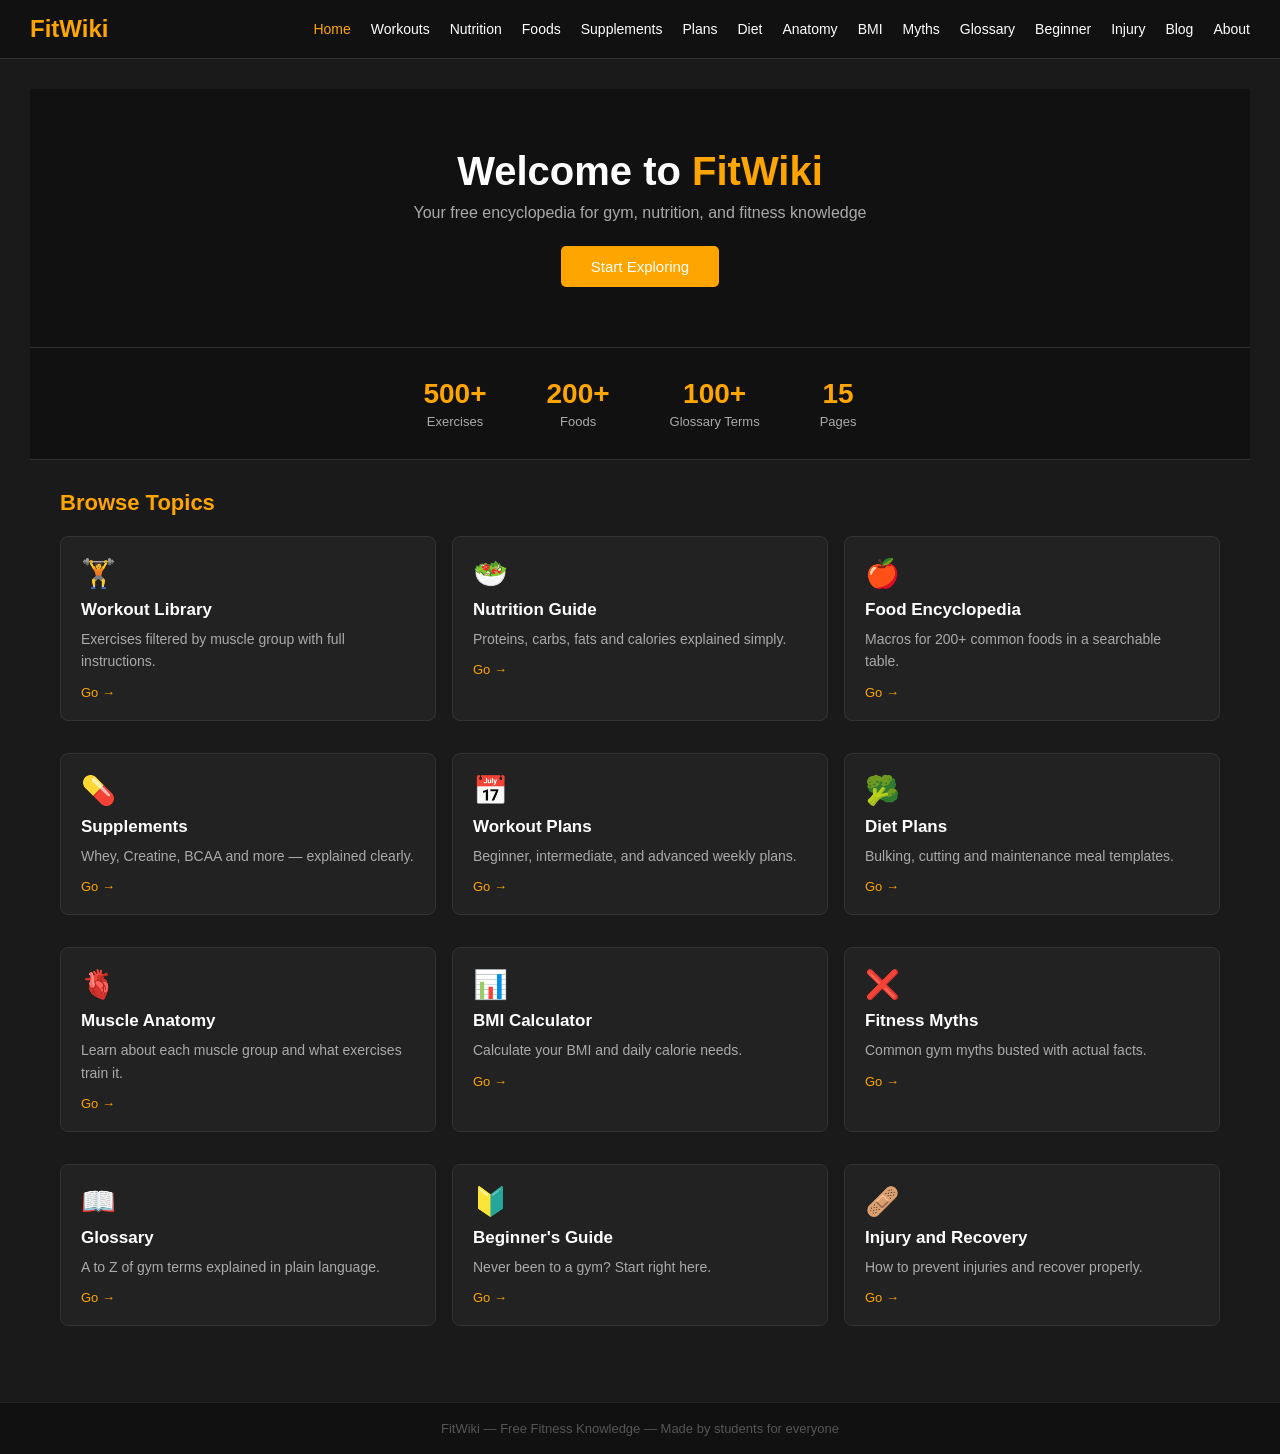
<file: index.html>
<!DOCTYPE html>
<html lang="en">
<head>
    <meta charset="UTF-8">
    <title>FitWiki - Fitness Encyclopedia</title>
    <link rel="stylesheet" href="style.css">
    <style>
        .hero {
            background-color: #111;
            padding: 60px 30px;
            text-align: center;
            border-bottom: 1px solid #333;
        }
        .hero h1 { font-size: 40px; margin-bottom: 10px; }
        .hero h1 span { color: orange; }
        .hero p { color: #aaa; font-size: 16px; margin-bottom: 24px; }
        .hero-btn {
            display: inline-block;
            padding: 12px 30px;
            background-color: orange;
            color: white;
            text-decoration: none;
            border-radius: 5px;
            font-size: 15px;
        }
        .stats {
            display: flex;
            justify-content: center;
            gap: 60px;
            padding: 30px;
            background-color: #111;
            border-bottom: 1px solid #333;
            text-align: center;
        }
        .stats h3 { font-size: 28px; color: orange; }
        .stats p { color: #aaa; font-size: 13px; margin-top: 4px; }
        .card-icon { font-size: 28px; margin-bottom: 10px; }
        .card a { color: orange; font-size: 13px; text-decoration: none; display: block; margin-top: 12px; }
    </style>
</head>
<body>

    <nav id="navbar"></nav>

    <main>
        <section class="hero">
            <h1>Welcome to <span>FitWiki</span></h1>
            <p>Your free encyclopedia for gym, nutrition, and fitness knowledge</p>
            <a href="workouts.html" class="hero-btn">Start Exploring</a>
        </section>

        <section class="stats">
            <div><h3>500+</h3><p>Exercises</p></div>
            <div><h3>200+</h3><p>Foods</p></div>
            <div><h3>100+</h3><p>Glossary Terms</p></div>
            <div><h3>15</h3><p>Pages</p></div>
        </section>

        <section style="padding: 30px;">
            <h2 class="section-title">Browse Topics</h2>
            <div class="grid-3">
                <article class="card"><div class="card-icon">🏋️</div><h3>Workout Library</h3><p>Exercises filtered by muscle group with full instructions.</p><a href="workouts.html">Go →</a></article>
                <article class="card"><div class="card-icon">🥗</div><h3>Nutrition Guide</h3><p>Proteins, carbs, fats and calories explained simply.</p><a href="nutrition.html">Go →</a></article>
                <article class="card"><div class="card-icon">🍎</div><h3>Food Encyclopedia</h3><p>Macros for 200+ common foods in a searchable table.</p><a href="food.html">Go →</a></article>
                <article class="card"><div class="card-icon">💊</div><h3>Supplements</h3><p>Whey, Creatine, BCAA and more — explained clearly.</p><a href="supplements.html">Go →</a></article>
                <article class="card"><div class="card-icon">📅</div><h3>Workout Plans</h3><p>Beginner, intermediate, and advanced weekly plans.</p><a href="plans.html">Go →</a></article>
                <article class="card"><div class="card-icon">🥦</div><h3>Diet Plans</h3><p>Bulking, cutting and maintenance meal templates.</p><a href="diet.html">Go →</a></article>
                <article class="card"><div class="card-icon">🫀</div><h3>Muscle Anatomy</h3><p>Learn about each muscle group and what exercises train it.</p><a href="anatomy.html">Go →</a></article>
                <article class="card"><div class="card-icon">📊</div><h3>BMI Calculator</h3><p>Calculate your BMI and daily calorie needs.</p><a href="calculator.html">Go →</a></article>
                <article class="card"><div class="card-icon">❌</div><h3>Fitness Myths</h3><p>Common gym myths busted with actual facts.</p><a href="myths.html">Go →</a></article>
                <article class="card"><div class="card-icon">📖</div><h3>Glossary</h3><p>A to Z of gym terms explained in plain language.</p><a href="glossary.html">Go →</a></article>
                <article class="card"><div class="card-icon">🔰</div><h3>Beginner's Guide</h3><p>Never been to a gym? Start right here.</p><a href="beginner.html">Go →</a></article>
                <article class="card"><div class="card-icon">🩹</div><h3>Injury and Recovery</h3><p>How to prevent injuries and recover properly.</p><a href="injury.html">Go →</a></article>
            </div>
        </section>
    </main>

    <footer>
        <p>FitWiki &mdash; Free Fitness Knowledge &mdash; Made by students for everyone</p>
    </footer>

    <script src="nav.js"></script>
    <script>renderNav('home')</script>
</body>
</html>
</file>
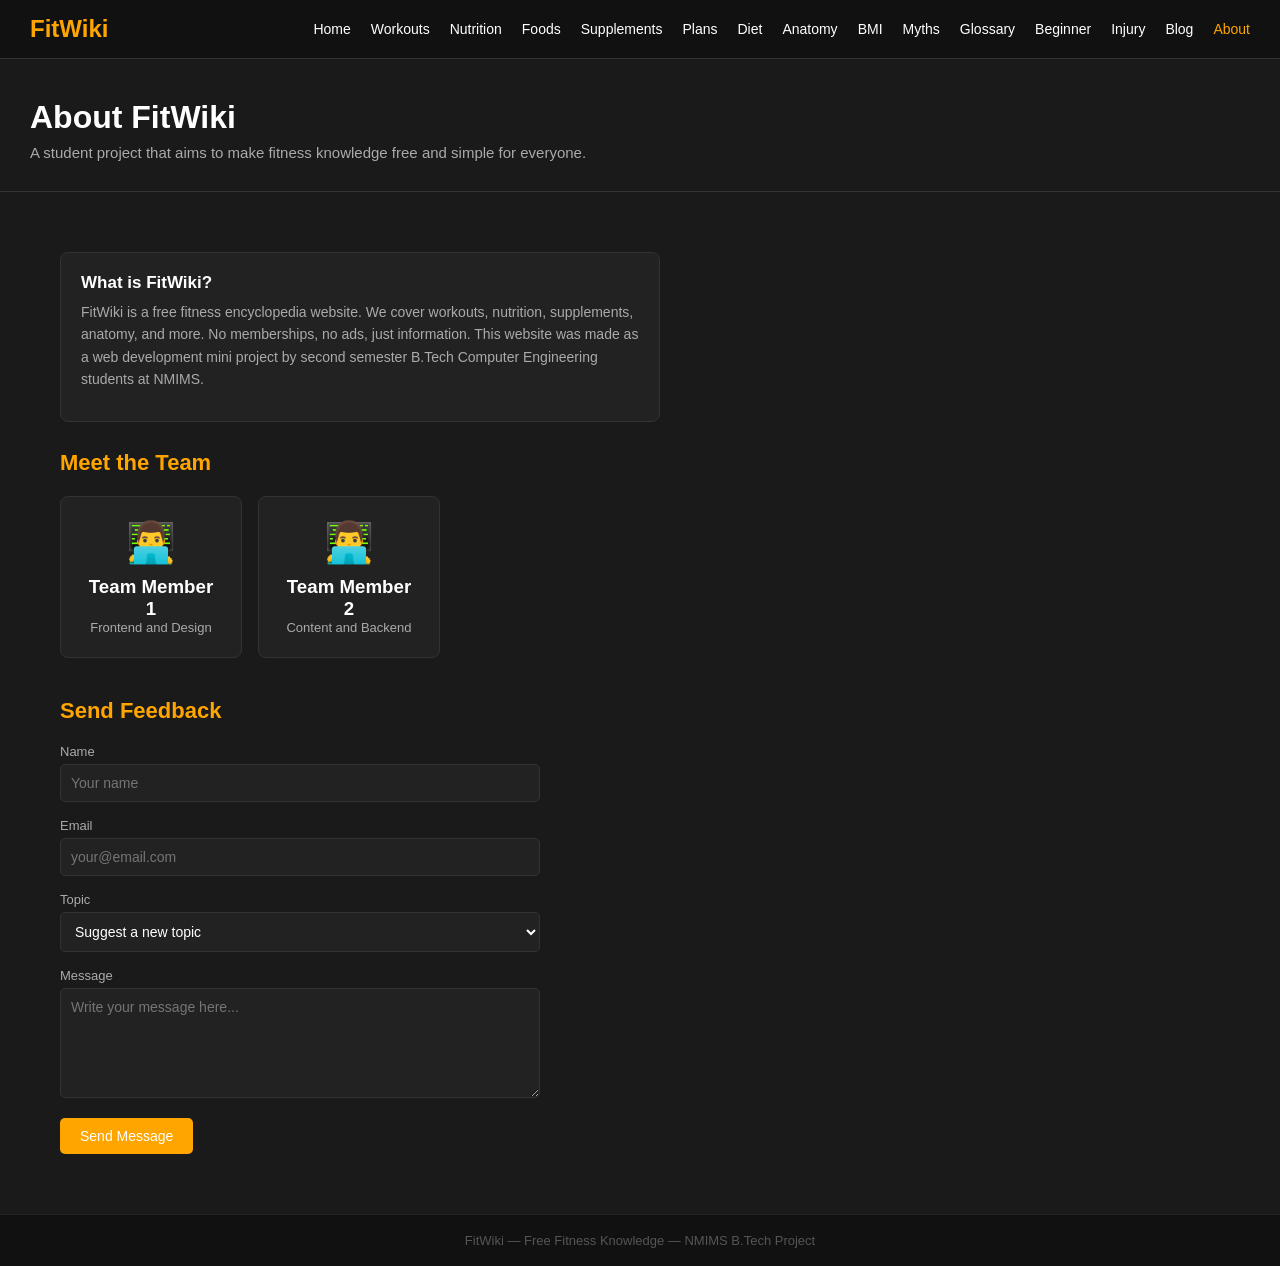
<file: about.html>
<!DOCTYPE html>
<html lang="en">
<head>
    <meta charset="UTF-8">
    <title>About - FitWiki</title>
    <link rel="stylesheet" href="style.css">
    <style>
        .team-card { background: #222; border: 1px solid #333; border-radius: 8px; padding: 22px; text-align: center; }
        .avatar { font-size: 40px; margin-bottom: 10px; }
        .success { background: #1a3a1a; border: 1px solid #2a5a2a; border-radius: 6px; padding: 12px; color: #4caf50; margin-top: 14px; display: none; }
    </style>
</head>
<body>

    <nav id="navbar"></nav>

    <header>
        <h1>About FitWiki</h1>
        <p>A student project that aims to make fitness knowledge free and simple for everyone.</p>
    </header>

    <main>
        <section>
            <article class="card" style="max-width:600px;margin-bottom:28px">
                <h3>What is FitWiki?</h3>
                <p>FitWiki is a free fitness encyclopedia website. We cover workouts, nutrition, supplements, anatomy, and more. No memberships, no ads, just information. This website was made as a web development mini project by second semester B.Tech Computer Engineering students at NMIMS.</p>
            </article>

            <h2 class="section-title">Meet the Team</h2>
            <div style="display:flex;gap:16px;max-width:380px;margin-bottom:40px">
                <div class="team-card" style="flex:1">
                    <div class="avatar">👨‍💻</div>
                    <h3>Team Member 1</h3>
                    <p style="color:#aaa;font-size:13px">Frontend and Design</p>
                </div>
                <div class="team-card" style="flex:1">
                    <div class="avatar">👨‍💻</div>
                    <h3>Team Member 2</h3>
                    <p style="color:#aaa;font-size:13px">Content and Backend</p>
                </div>
            </div>

            <h2 class="section-title">Send Feedback</h2>
            <div style="max-width:480px">
                <div class="form-group">
                    <label for="name">Name</label>
                    <input type="text" id="name" placeholder="Your name">
                </div>
                <div class="form-group">
                    <label for="email">Email</label>
                    <input type="email" id="email" placeholder="your@email.com">
                </div>
                <div class="form-group">
                    <label for="topic">Topic</label>
                    <select id="topic">
                        <option>Suggest a new topic</option>
                        <option>Report wrong information</option>
                        <option>General feedback</option>
                        <option>Other</option>
                    </select>
                </div>
                <div class="form-group">
                    <label for="msg">Message</label>
                    <textarea id="msg" placeholder="Write your message here..."></textarea>
                </div>
                <button class="btn" onclick="submitForm()">Send Message</button>
                <p class="success" id="success-msg">Thanks for your feedback! We will look into it.</p>
            </div>
        </section>
    </main>

    <footer>
        <p>FitWiki &mdash; Free Fitness Knowledge &mdash; NMIMS B.Tech Project</p>
    </footer>

    <script src="nav.js"></script>
    <script>
        renderNav('about');
        function submitForm() {
            const n = document.getElementById('name').value;
            const e = document.getElementById('email').value;
            const m = document.getElementById('msg').value;
            if (!n || !e || !m) { alert('Please fill all fields'); return; }
            document.getElementById('success-msg').style.display = 'block';
            document.getElementById('name').value = '';
            document.getElementById('email').value = '';
            document.getElementById('msg').value = '';
        }
    </script>
</body>
</html>
</file>
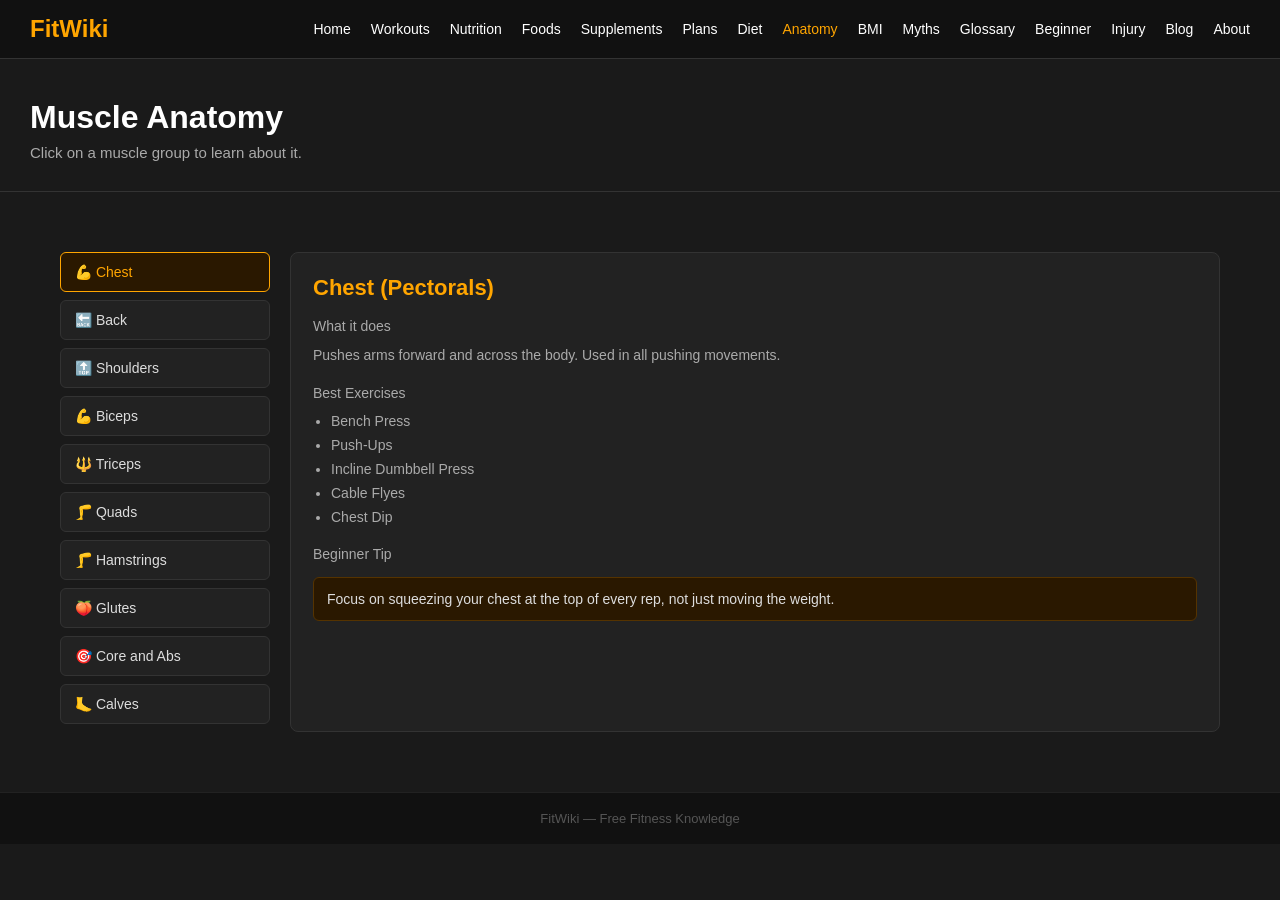
<file: anatomy.html>
<!DOCTYPE html>
<html lang="en">
<head>
    <meta charset="UTF-8">
    <title>Muscle Anatomy - FitWiki</title>
    <link rel="stylesheet" href="style.css">
    <style>
        .layout { display: grid; grid-template-columns: 210px 1fr; gap: 20px; }
        .muscle-btn { display: block; width: 100%; text-align: left; padding: 11px 14px; background: #222; border: 1px solid #333; border-radius: 6px; color: #ddd; cursor: pointer; font-size: 14px; font-family: Arial, sans-serif; margin-bottom: 8px; }
        .muscle-btn.active, .muscle-btn:hover { background: #2a1800; border-color: orange; color: orange; }
        .detail { background: #222; border: 1px solid #333; border-radius: 8px; padding: 22px; }
        .detail h2 { font-size: 22px; margin-bottom: 12px; }
        .detail-label { color: orange; font-size: 12px; margin-top: 14px; margin-bottom: 5px; }
        .detail p, .detail li { color: #aaa; font-size: 14px; line-height: 1.7; }
        .detail ul { padding-left: 18px; line-height: 2; }
        .tip { background: #2a1800; border: 1px solid #553300; border-radius: 6px; padding: 13px; margin-top: 10px; font-size: 14px; color: #ddd; }
    </style>
</head>
<body>

    <nav id="navbar"></nav>

    <header>
        <h1>Muscle Anatomy</h1>
        <p>Click on a muscle group to learn about it.</p>
    </header>

    <main>
        <section>
            <div class="layout">
                <aside>
                    <button class="muscle-btn active" onclick="show('chest',this)">💪 Chest</button>
                    <button class="muscle-btn" onclick="show('back',this)">🔙 Back</button>
                    <button class="muscle-btn" onclick="show('shoulders',this)">🔝 Shoulders</button>
                    <button class="muscle-btn" onclick="show('biceps',this)">💪 Biceps</button>
                    <button class="muscle-btn" onclick="show('triceps',this)">🔱 Triceps</button>
                    <button class="muscle-btn" onclick="show('quads',this)">🦵 Quads</button>
                    <button class="muscle-btn" onclick="show('hamstrings',this)">🦵 Hamstrings</button>
                    <button class="muscle-btn" onclick="show('glutes',this)">🍑 Glutes</button>
                    <button class="muscle-btn" onclick="show('core',this)">🎯 Core and Abs</button>
                    <button class="muscle-btn" onclick="show('calves',this)">🦶 Calves</button>
                </aside>
                <article class="detail" id="detail-box">
                    <p style="color:#666">Select a muscle group on the left.</p>
                </article>
            </div>
        </section>
    </main>

    <footer>
        <p>FitWiki &mdash; Free Fitness Knowledge</p>
    </footer>

    <script src="nav.js"></script>
    <script>
        renderNav('anatomy');
        const data = {
            chest:{name:'Chest (Pectorals)',func:'Pushes arms forward and across the body. Used in all pushing movements.',exercises:['Bench Press','Push-Ups','Incline Dumbbell Press','Cable Flyes','Chest Dip'],tip:'Focus on squeezing your chest at the top of every rep, not just moving the weight.'},
            back:{name:'Back (Latissimus Dorsi)',func:'Pulls arms down and back. Gives the V-taper shape to your body.',exercises:['Pull-Ups','Lat Pulldown','Bent-Over Row','Seated Row'],tip:'Imagine putting your shoulder blades into your back pockets. This cue activates the lats properly.'},
            shoulders:{name:'Shoulders (Deltoids)',func:'Three heads — front, side, rear. Moves the arm in all directions.',exercises:['Overhead Press','Lateral Raise','Front Raise','Face Pull'],tip:'Most people train front delts too much from pressing. Add lateral raises and face pulls for balanced shoulders.'},
            biceps:{name:'Biceps',func:'Bends the elbow. The curling motion.',exercises:['Barbell Curl','Dumbbell Curl','Hammer Curl','Cable Curl'],tip:'Keep elbows fixed at your sides. If they move forward, you are using momentum not biceps.'},
            triceps:{name:'Triceps',func:'Straightens the elbow. Makes up about two thirds of upper arm size.',exercises:['Tricep Dip','Tricep Pushdown','Skull Crusher','Close Grip Bench'],tip:'Most people only train biceps. But triceps are bigger — train them equally for bigger arms.'},
            quads:{name:'Quadriceps',func:'Extends the knee. Front of the thigh. Main muscle used in squatting.',exercises:['Squat','Leg Press','Leg Extension','Hack Squat'],tip:'Knees should track over your toes during all quad exercises. Never let them cave inward.'},
            hamstrings:{name:'Hamstrings',func:'Bends the knee and extends the hip. Back of the thigh.',exercises:['Romanian Deadlift','Leg Curl','Nordic Curl'],tip:'Hamstrings are often ignored and are a common injury spot. Always include one dedicated hamstring exercise per leg day.'},
            glutes:{name:'Glutes',func:'Largest muscle in the body. Extends and rotates the hip.',exercises:['Hip Thrust','Glute Bridge','Romanian Deadlift','Sumo Squat'],tip:'Squeeze glutes hard at the very top of hip thrusts. That is where most of the growth stimulus is.'},
            core:{name:'Core and Abs',func:'Stabilizes the spine and transfers force between the upper and lower body.',exercises:['Plank','Crunches','Leg Raise','Russian Twist'],tip:'Abs show when body fat is low enough. Diet matters more than crunches for visible abs.'},
            calves:{name:'Calves',func:'Points the foot downward. Important for jumping and running.',exercises:['Standing Calf Raise','Seated Calf Raise','Jump Rope'],tip:'Calves respond best to high reps (15 to 25) and full range of motion. Go all the way up and fully stretch at the bottom.'},
        };
        function show(id, btn) {
            document.querySelectorAll('.muscle-btn').forEach(b => b.classList.remove('active'));
            btn.classList.add('active');
            const m = data[id];
            document.getElementById('detail-box').innerHTML = `
                <h2>${m.name}</h2>
                <p class="detail-label">What it does</p>
                <p>${m.func}</p>
                <p class="detail-label">Best Exercises</p>
                <ul>${m.exercises.map(e => `<li>${e}</li>`).join('')}</ul>
                <p class="detail-label">Beginner Tip</p>
                <div class="tip">${m.tip}</div>`;
        }
        show('chest', document.querySelector('.muscle-btn'));
    </script>
</body>
</html>
</file>
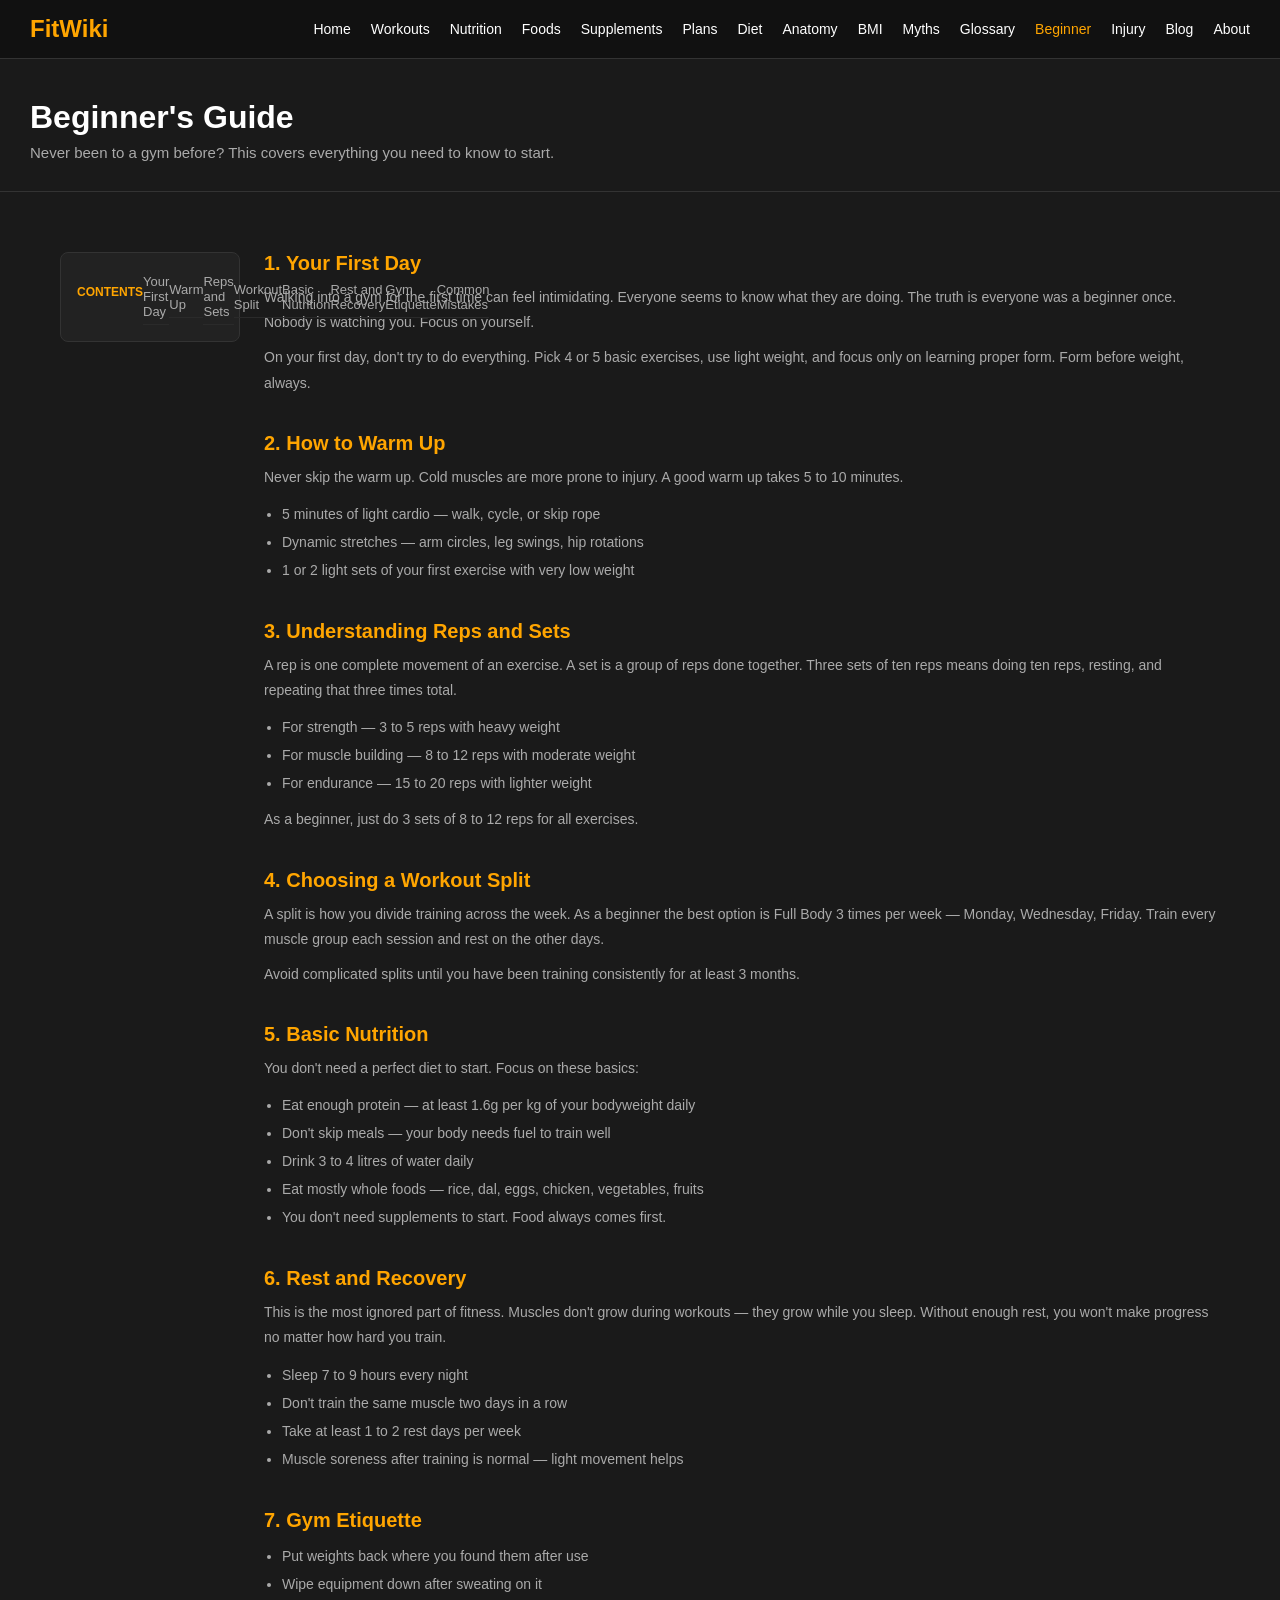
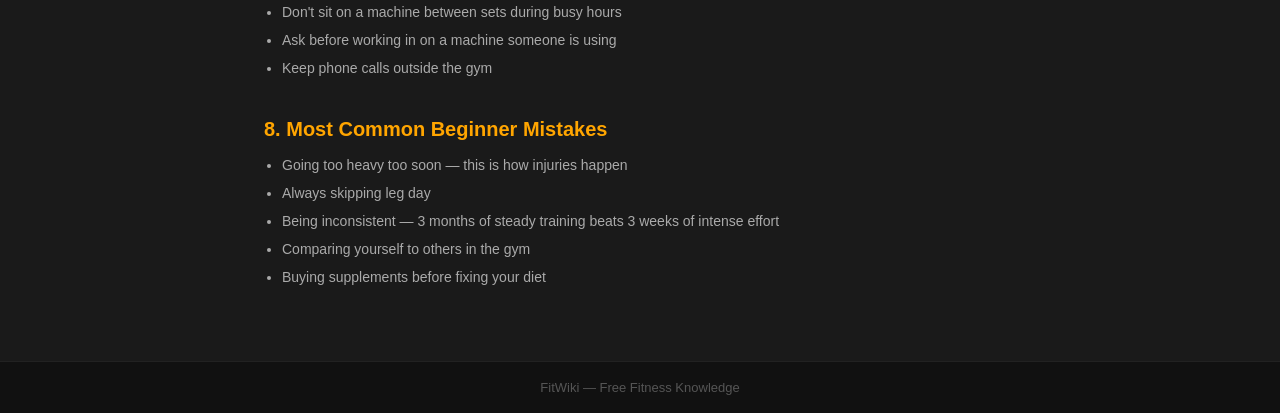
<file: beginner.html>
<!DOCTYPE html>
<html lang="en">
<head>
    <meta charset="UTF-8">
    <title>Beginner's Guide - FitWiki</title>
    <link rel="stylesheet" href="style.css">
    <style>
        .layout { display: grid; grid-template-columns: 180px 1fr; gap: 24px; align-items: start; }
        .toc { background: #222; border: 1px solid #333; border-radius: 8px; padding: 16px; position: sticky; top: 80px; }
        .toc h4 { color: orange; font-size: 12px; margin-bottom: 10px; }
        .toc a { display: block; color: #aaa; text-decoration: none; font-size: 13px; padding: 5px 0; border-bottom: 1px solid #2a2a2a; }
        .toc a:hover { color: orange; }
    </style>
</head>
<body>

    <nav id="navbar"></nav>

    <header>
        <h1>Beginner's Guide</h1>
        <p>Never been to a gym before? This covers everything you need to know to start.</p>
    </header>

    <main>
        <section>
            <div class="layout">
                <nav class="toc" aria-label="Table of contents">
                    <h4>CONTENTS</h4>
                    <a href="#first-day">Your First Day</a>
                    <a href="#warmup">Warm Up</a>
                    <a href="#reps">Reps and Sets</a>
                    <a href="#split">Workout Split</a>
                    <a href="#nutrition">Basic Nutrition</a>
                    <a href="#rest">Rest and Recovery</a>
                    <a href="#etiquette">Gym Etiquette</a>
                    <a href="#mistakes">Common Mistakes</a>
                </nav>

                <article>
                    <h2 id="first-day">1. Your First Day</h2>
                    <p>Walking into a gym for the first time can feel intimidating. Everyone seems to know what they are doing. The truth is everyone was a beginner once. Nobody is watching you. Focus on yourself.</p>
                    <p>On your first day, don't try to do everything. Pick 4 or 5 basic exercises, use light weight, and focus only on learning proper form. Form before weight, always.</p>

                    <h2 id="warmup">2. How to Warm Up</h2>
                    <p>Never skip the warm up. Cold muscles are more prone to injury. A good warm up takes 5 to 10 minutes.</p>
                    <ul>
                        <li>5 minutes of light cardio — walk, cycle, or skip rope</li>
                        <li>Dynamic stretches — arm circles, leg swings, hip rotations</li>
                        <li>1 or 2 light sets of your first exercise with very low weight</li>
                    </ul>

                    <h2 id="reps">3. Understanding Reps and Sets</h2>
                    <p>A rep is one complete movement of an exercise. A set is a group of reps done together. Three sets of ten reps means doing ten reps, resting, and repeating that three times total.</p>
                    <ul>
                        <li>For strength — 3 to 5 reps with heavy weight</li>
                        <li>For muscle building — 8 to 12 reps with moderate weight</li>
                        <li>For endurance — 15 to 20 reps with lighter weight</li>
                    </ul>
                    <p>As a beginner, just do 3 sets of 8 to 12 reps for all exercises.</p>

                    <h2 id="split">4. Choosing a Workout Split</h2>
                    <p>A split is how you divide training across the week. As a beginner the best option is Full Body 3 times per week — Monday, Wednesday, Friday. Train every muscle group each session and rest on the other days.</p>
                    <p>Avoid complicated splits until you have been training consistently for at least 3 months.</p>

                    <h2 id="nutrition">5. Basic Nutrition</h2>
                    <p>You don't need a perfect diet to start. Focus on these basics:</p>
                    <ul>
                        <li>Eat enough protein — at least 1.6g per kg of your bodyweight daily</li>
                        <li>Don't skip meals — your body needs fuel to train well</li>
                        <li>Drink 3 to 4 litres of water daily</li>
                        <li>Eat mostly whole foods — rice, dal, eggs, chicken, vegetables, fruits</li>
                        <li>You don't need supplements to start. Food always comes first.</li>
                    </ul>

                    <h2 id="rest">6. Rest and Recovery</h2>
                    <p>This is the most ignored part of fitness. Muscles don't grow during workouts — they grow while you sleep. Without enough rest, you won't make progress no matter how hard you train.</p>
                    <ul>
                        <li>Sleep 7 to 9 hours every night</li>
                        <li>Don't train the same muscle two days in a row</li>
                        <li>Take at least 1 to 2 rest days per week</li>
                        <li>Muscle soreness after training is normal — light movement helps</li>
                    </ul>

                    <h2 id="etiquette">7. Gym Etiquette</h2>
                    <ul>
                        <li>Put weights back where you found them after use</li>
                        <li>Wipe equipment down after sweating on it</li>
                        <li>Don't sit on a machine between sets during busy hours</li>
                        <li>Ask before working in on a machine someone is using</li>
                        <li>Keep phone calls outside the gym</li>
                    </ul>

                    <h2 id="mistakes">8. Most Common Beginner Mistakes</h2>
                    <ul>
                        <li>Going too heavy too soon — this is how injuries happen</li>
                        <li>Always skipping leg day</li>
                        <li>Being inconsistent — 3 months of steady training beats 3 weeks of intense effort</li>
                        <li>Comparing yourself to others in the gym</li>
                        <li>Buying supplements before fixing your diet</li>
                    </ul>
                </article>
            </div>
        </section>
    </main>

    <footer>
        <p>FitWiki &mdash; Free Fitness Knowledge</p>
    </footer>

    <script src="nav.js"></script>
    <script>renderNav('beginner')</script>
</body>
</html>
</file>
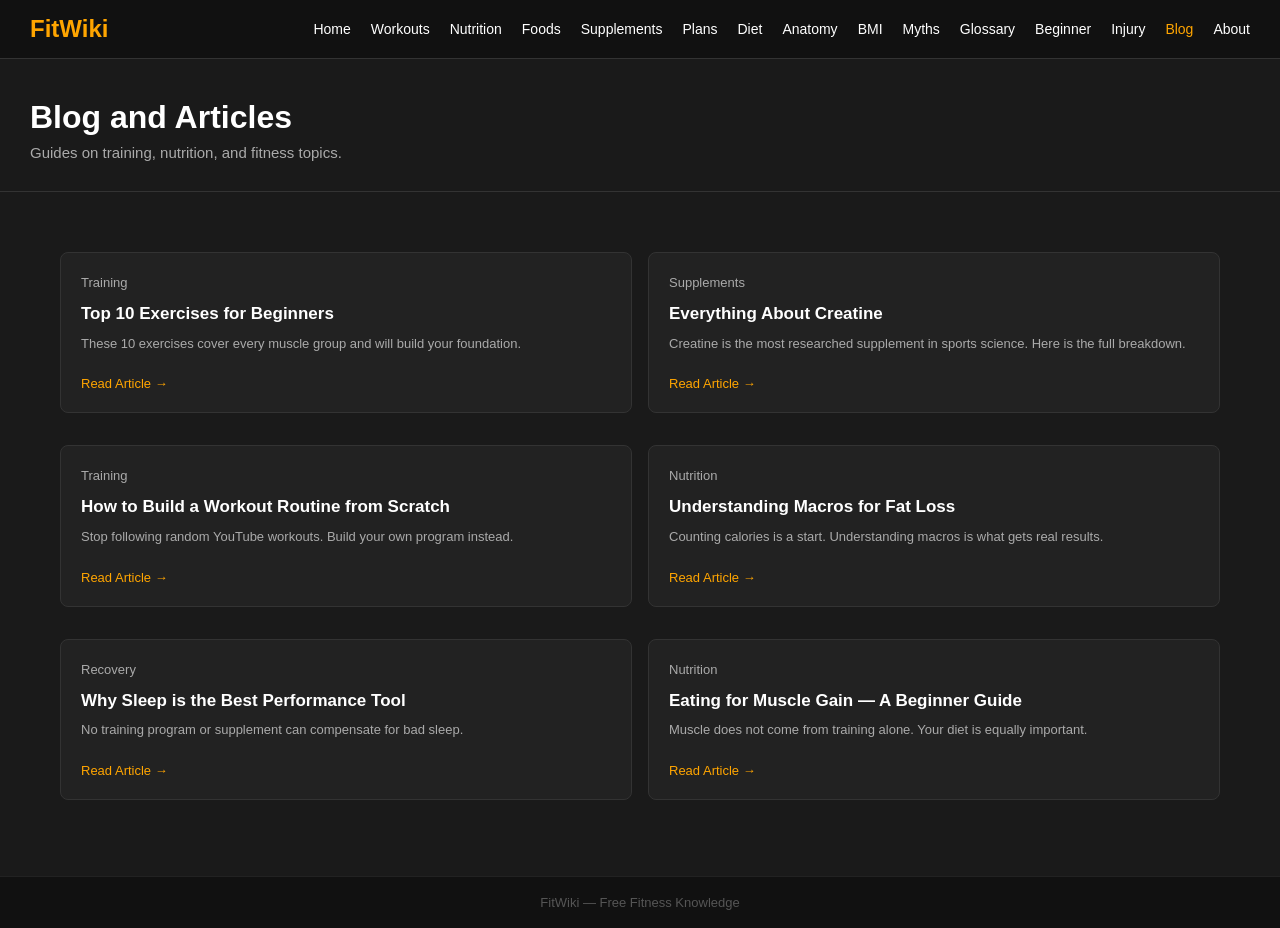
<file: blog.html>
<!DOCTYPE html>
<html lang="en">
<head>
    <meta charset="UTF-8">
    <title>Blog - FitWiki</title>
    <link rel="stylesheet" href="style.css">
    <style>
        .blog-card { cursor: pointer; }
        .blog-tag { color: orange; font-size: 11px; margin-bottom: 8px; }
        .blog-card h3 { font-size: 17px; margin-bottom: 8px; line-height: 1.4; }
        .blog-card p { color: #aaa; font-size: 13px; line-height: 1.6; }
        .read-link { color: orange; font-size: 13px; margin-top: 12px; display: inline-block; }
        #article-view { display: none; }
        .back-btn { background: #222; border: 1px solid #333; color: #aaa; padding: 9px 18px; border-radius: 5px; cursor: pointer; font-size: 13px; font-family: Arial, sans-serif; margin-bottom: 22px; }
        .back-btn:hover { border-color: orange; color: orange; }
    </style>
</head>
<body>

    <nav id="navbar"></nav>

    <div id="blog-list">
        <header>
            <h1>Blog and Articles</h1>
            <p>Guides on training, nutrition, and fitness topics.</p>
        </header>
        <main>
            <section>
                <div class="grid-2" id="blog-grid"></div>
            </section>
        </main>
    </div>

    <div id="article-view">
        <main>
            <section style="max-width: 700px;">
                <button class="back-btn" onclick="showList()">← Back to Articles</button>
                <p class="blog-tag" id="art-tag"></p>
                <h1 style="font-size:26px;margin-bottom:18px" id="art-title"></h1>
                <article id="art-body"></article>
            </section>
        </main>
    </div>

    <footer>
        <p>FitWiki &mdash; Free Fitness Knowledge</p>
    </footer>

    <script src="nav.js"></script>
    <script>
        renderNav('blog');

        const articles = [
            {tag:'Training',title:'Top 10 Exercises for Beginners',excerpt:'These 10 exercises cover every muscle group and will build your foundation.',
            body:`<p style="color:#aaa;font-size:14px;line-height:1.8;margin-bottom:12px">When you first start, you don't need 50 exercises. You need to master the basics — movements that work the most muscles and are safe to learn.</p><h2 style="font-size:18px;color:orange;margin:22px 0 10px">The List</h2><ul style="padding-left:18px;color:#aaa;font-size:14px;line-height:2.2"><li>Squat — builds quads, glutes, hamstrings all at once</li><li>Deadlift — best exercise for back and overall strength</li><li>Bench Press — builds chest, shoulders, triceps</li><li>Pull-Ups or Lat Pulldown — best for back width</li><li>Overhead Press — builds shoulder size</li><li>Bent-Over Row — adds back thickness</li><li>Romanian Deadlift — best hamstring exercise</li><li>Plank — core stability foundation</li><li>Dips — great chest and tricep builder</li><li>Bicep Curl — direct arm training</li></ul><h2 style="font-size:18px;color:orange;margin:22px 0 10px">How to Program Them</h2><p style="color:#aaa;font-size:14px;line-height:1.8">Do exercises 1 to 7 as compound movements, 3 sets of 8 to 10 reps. Add planks and curls at the end. Train 3 days a week, full body. This simple routine will produce results for 6 to 12 months of consistent training.</p>`},
            {tag:'Supplements',title:'Everything About Creatine',excerpt:'Creatine is the most researched supplement in sports science. Here is the full breakdown.',
            body:`<p style="color:#aaa;font-size:14px;line-height:1.8;margin-bottom:12px">Creatine is a natural compound found in your muscles and in foods like red meat. Your body produces about 1g per day. As a supplement, you take 3 to 5g daily to fully saturate your muscle stores.</p><h2 style="font-size:18px;color:orange;margin:22px 0 10px">How Does It Work?</h2><p style="color:#aaa;font-size:14px;line-height:1.8;margin-bottom:12px">Creatine is stored as phosphocreatine in muscles. During high-intensity exercise, it helps replenish ATP faster — meaning you can do 1 to 2 more reps before hitting failure. Over time, this adds up to more muscle and strength.</p><h2 style="font-size:18px;color:orange;margin:22px 0 10px">Is It Safe?</h2><p style="color:#aaa;font-size:14px;line-height:1.8;margin-bottom:12px">Yes. Creatine is the most studied supplement in history. The kidney damage myth has been proven wrong many times. It is safe for healthy people even with long-term use.</p><h2 style="font-size:18px;color:orange;margin:22px 0 10px">How to Take It</h2><ul style="padding-left:18px;color:#aaa;font-size:14px;line-height:2.2"><li>Take 3 to 5g daily — timing does not matter much</li><li>No loading phase needed — just take it every day</li><li>Take it on rest days too for consistent levels</li><li>Creatine monohydrate is the cheapest and best studied form</li></ul>`},
            {tag:'Training',title:'How to Build a Workout Routine from Scratch',excerpt:'Stop following random YouTube workouts. Build your own program instead.',
            body:`<h2 style="font-size:18px;color:orange;margin:0 0 10px">Step 1 — Define Your Goal</h2><p style="color:#aaa;font-size:14px;line-height:1.8;margin-bottom:14px">Build muscle? Lose fat? Get stronger? Your goal determines your training frequency, rep ranges, and exercise selection. Be honest about what you actually want.</p><h2 style="font-size:18px;color:orange;margin:22px 0 10px">Step 2 — Choose Frequency</h2><p style="color:#aaa;font-size:14px;line-height:1.8;margin-bottom:14px">How many days per week can you realistically commit to? 3 days is great for beginners. 4 to 5 for intermediate. Consistency matters more than frequency.</p><h2 style="font-size:18px;color:orange;margin:22px 0 10px">Step 3 — Pick Your Split</h2><ul style="padding-left:18px;color:#aaa;font-size:14px;line-height:2.2"><li>3 days — Full Body</li><li>4 days — Upper and Lower Split</li><li>5 to 6 days — Push Pull Legs</li></ul><h2 style="font-size:18px;color:orange;margin:22px 0 10px">Step 4 — Progressive Overload</h2><p style="color:#aaa;font-size:14px;line-height:1.8">Write down your weights every session. Next session, try one more rep or add 2.5kg. This simple habit is the secret to long-term progress.</p>`},
            {tag:'Nutrition',title:'Understanding Macros for Fat Loss',excerpt:'Counting calories is a start. Understanding macros is what gets real results.',
            body:`<h2 style="font-size:18px;color:orange;margin:0 0 10px">What Are Macros?</h2><p style="color:#aaa;font-size:14px;line-height:1.8;margin-bottom:14px">Macros are the three nutrients that make up all your calories — Protein, Carbohydrates, and Fat. Protein and carbs have 4 calories per gram. Fat has 9 calories per gram.</p><h2 style="font-size:18px;color:orange;margin:22px 0 10px">Why Macros Matter for Fat Loss</h2><p style="color:#aaa;font-size:14px;line-height:1.8;margin-bottom:14px">You can lose weight eating anything in a calorie deficit. But tracking macros, especially protein, ensures you lose fat and not muscle. Most people who lose weight without tracking protein end up smaller but still soft.</p><h2 style="font-size:18px;color:orange;margin:22px 0 10px">Practical Tips</h2><ul style="padding-left:18px;color:#aaa;font-size:14px;line-height:2.2"><li>Track your food for at least 4 weeks to build awareness</li><li>Have protein at every meal</li><li>Don't drop carbs too low if you are training hard</li><li>Consistency matters more than perfection</li></ul>`},
            {tag:'Recovery',title:'Why Sleep is the Best Performance Tool',excerpt:'No training program or supplement can compensate for bad sleep.',
            body:`<h2 style="font-size:18px;color:orange;margin:0 0 10px">What Happens While You Sleep</h2><p style="color:#aaa;font-size:14px;line-height:1.8;margin-bottom:14px">Growth hormone — the main hormone for muscle repair — is released during deep sleep. Without enough sleep, this process slows down a lot.</p><h2 style="font-size:18px;color:orange;margin:22px 0 10px">Effects of Bad Sleep</h2><p style="color:#aaa;font-size:14px;line-height:1.8;margin-bottom:14px">Even one bad night can reduce strength by 8 to 10 percent. Chronic poor sleep raises cortisol, lowers testosterone, slows muscle repair, and increases injury risk.</p><h2 style="font-size:18px;color:orange;margin:22px 0 10px">Simple Sleep Improvements</h2><ul style="padding-left:18px;color:#aaa;font-size:14px;line-height:2.2"><li>Go to bed and wake at the same time every day including weekends</li><li>Keep your room dark and cool</li><li>Avoid screens 30 minutes before bed</li><li>Avoid caffeine after 2 PM</li></ul>`},
            {tag:'Nutrition',title:'Eating for Muscle Gain — A Beginner Guide',excerpt:'Muscle does not come from training alone. Your diet is equally important.',
            body:`<h2 style="font-size:18px;color:orange;margin:0 0 10px">The Calorie Surplus</h2><p style="color:#aaa;font-size:14px;line-height:1.8;margin-bottom:14px">To build muscle you need to eat more than you burn. A lean bulk surplus is 200 to 300 calories above your TDEE. Enough to build muscle without gaining too much fat.</p><h2 style="font-size:18px;color:orange;margin:22px 0 10px">Protein is Essential</h2><p style="color:#aaa;font-size:14px;line-height:1.8;margin-bottom:14px">Aim for 1.6 to 2.2g of protein per kg of bodyweight. Protein provides the amino acids needed to build new muscle. Without it, extra calories just become fat.</p><h2 style="font-size:18px;color:orange;margin:22px 0 10px">Sample Bulking Day</h2><ul style="padding-left:18px;color:#aaa;font-size:14px;line-height:2.2"><li>Breakfast — 4 eggs, oats, banana</li><li>Lunch — 200g chicken, rice, vegetables</li><li>Pre-workout — whey shake and banana</li><li>Dinner — paneer or fish, roti, dal</li><li>Before bed — glass of milk or yogurt</li></ul>`},
        ];

        document.getElementById('blog-grid').innerHTML = articles.map((a, i) => `
            <article class="card blog-card" onclick="showArticle(${i})">
                <p class="blog-tag">${a.tag}</p>
                <h3>${a.title}</h3>
                <p>${a.excerpt}</p>
                <span class="read-link">Read Article →</span>
            </article>`).join('');

        function showArticle(i) {
            const a = articles[i];
            document.getElementById('art-tag').textContent = a.tag;
            document.getElementById('art-title').textContent = a.title;
            document.getElementById('art-body').innerHTML = a.body;
            document.getElementById('blog-list').style.display = 'none';
            document.getElementById('article-view').style.display = 'block';
            window.scrollTo(0, 0);
        }

        function showList() {
            document.getElementById('blog-list').style.display = 'block';
            document.getElementById('article-view').style.display = 'none';
        }
    </script>
</body>
</html>
</file>
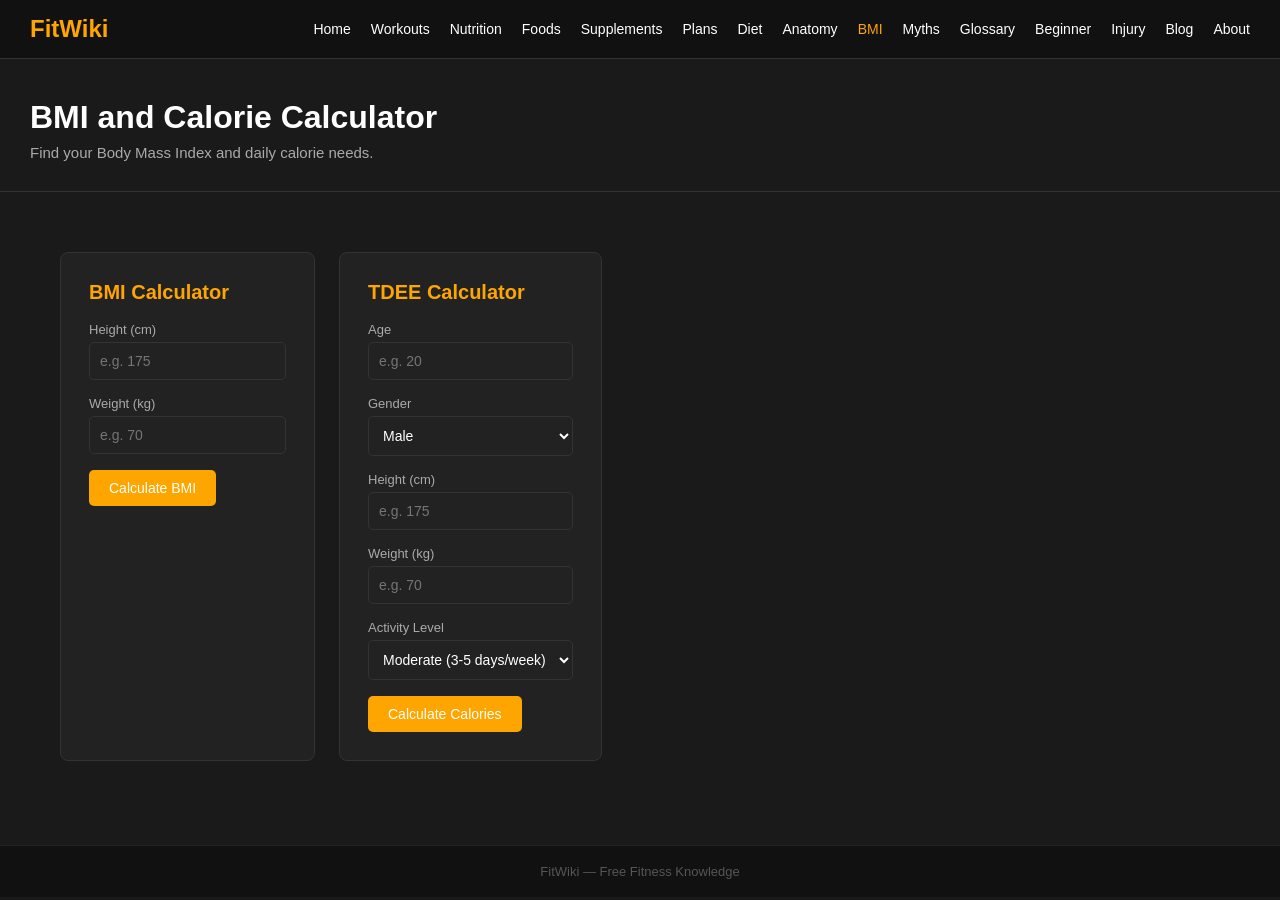
<file: calculator.html>
<!DOCTYPE html>
<html lang="en">
<head>
    <meta charset="UTF-8">
    <title>BMI Calculator - FitWiki</title>
    <link rel="stylesheet" href="style.css">
    <style>
        .calc-box {
            background-color: #222;
            border: 1px solid #333;
            border-radius: 8px;
            padding: 28px;
            max-width: 400px;
            margin-bottom: 24px;
        }
        .calc-box h2 { font-size: 20px; margin-bottom: 18px; }
        .result-box {
            background-color: #111;
            border: 1px solid #444;
            border-radius: 6px;
            padding: 18px;
            margin-top: 14px;
            display: none;
        }
        .result-box h3 { font-size: 32px; color: orange; }
        .result-box p { color: #aaa; font-size: 14px; margin-top: 6px; }
    </style>
</head>
<body>

    <nav id="navbar"></nav>

    <header>
        <h1>BMI and Calorie Calculator</h1>
        <p>Find your Body Mass Index and daily calorie needs.</p>
    </header>

    <main>
        <section style="display: flex; gap: 24px; flex-wrap: wrap;">

            <article class="calc-box">
                <h2>BMI Calculator</h2>
                <div class="form-group">
                    <label for="height">Height (cm)</label>
                    <input type="number" id="height" placeholder="e.g. 175">
                </div>
                <div class="form-group">
                    <label for="weight">Weight (kg)</label>
                    <input type="number" id="weight" placeholder="e.g. 70">
                </div>
                <button class="btn" onclick="calcBMI()">Calculate BMI</button>
                <div class="result-box" id="bmi-result">
                    <h3 id="bmi-value"></h3>
                    <p id="bmi-cat" style="font-size:16px;font-weight:bold;margin-top:4px"></p>
                    <p id="bmi-info"></p>
                </div>
            </article>

            <article class="calc-box">
                <h2>TDEE Calculator</h2>
                <div class="form-group">
                    <label for="age">Age</label>
                    <input type="number" id="age" placeholder="e.g. 20">
                </div>
                <div class="form-group">
                    <label for="gender">Gender</label>
                    <select id="gender">
                        <option value="male">Male</option>
                        <option value="female">Female</option>
                    </select>
                </div>
                <div class="form-group">
                    <label for="t-height">Height (cm)</label>
                    <input type="number" id="t-height" placeholder="e.g. 175">
                </div>
                <div class="form-group">
                    <label for="t-weight">Weight (kg)</label>
                    <input type="number" id="t-weight" placeholder="e.g. 70">
                </div>
                <div class="form-group">
                    <label for="activity">Activity Level</label>
                    <select id="activity">
                        <option value="1.2">Sedentary (no exercise)</option>
                        <option value="1.375">Light (1-3 days/week)</option>
                        <option value="1.55" selected>Moderate (3-5 days/week)</option>
                        <option value="1.725">Active (6-7 days/week)</option>
                    </select>
                </div>
                <button class="btn" onclick="calcTDEE()">Calculate Calories</button>
                <div class="result-box" id="tdee-result">
                    <h3 id="tdee-value"></h3>
                    <p>calories per day to maintain your current weight</p>
                    <div id="tdee-goals" style="margin-top:12px;font-size:14px;color:#aaa;line-height:2.2"></div>
                </div>
            </article>

        </section>
    </main>

    <footer>
        <p>FitWiki &mdash; Free Fitness Knowledge</p>
    </footer>

    <script src="nav.js"></script>
    <script>
        renderNav('bmi');

        function calcBMI() {
            const h = parseFloat(document.getElementById('height').value) / 100;
            const w = parseFloat(document.getElementById('weight').value);
            if (!h || !w) { alert('Please enter height and weight'); return; }
            const bmi = (w / (h * h)).toFixed(1);
            let cat, info, color;
            if (bmi < 18.5)      { cat = 'Underweight';   info = 'Eat more calories and focus on gaining weight.'; color = '#4a9eff'; }
            else if (bmi < 25)   { cat = 'Normal Weight'; info = 'You are in a healthy weight range. Keep it up!'; color = '#4caf50'; }
            else if (bmi < 30)   { cat = 'Overweight';    info = 'Try a slight calorie deficit with regular exercise.'; color = 'orange'; }
            else                 { cat = 'Obese';          info = 'Talk to a doctor or nutritionist for a proper plan.'; color = '#f44336'; }
            document.getElementById('bmi-value').textContent = 'BMI: ' + bmi;
            document.getElementById('bmi-cat').textContent = cat;
            document.getElementById('bmi-cat').style.color = color;
            document.getElementById('bmi-info').textContent = info;
            document.getElementById('bmi-result').style.display = 'block';
        }

        function calcTDEE() {
            const age = parseFloat(document.getElementById('age').value);
            const gender = document.getElementById('gender').value;
            const h = parseFloat(document.getElementById('t-height').value);
            const w = parseFloat(document.getElementById('t-weight').value);
            const act = parseFloat(document.getElementById('activity').value);
            if (!age || !h || !w) { alert('Please fill all fields'); return; }
            let bmr = gender === 'male'
                ? 10 * w + 6.25 * h - 5 * age + 5
                : 10 * w + 6.25 * h - 5 * age - 161;
            const tdee = Math.round(bmr * act);
            document.getElementById('tdee-value').textContent = tdee + ' kcal';
            document.getElementById('tdee-goals').innerHTML =
                `To lose fat: ${tdee - 400} kcal/day<br>
                 To maintain: ${tdee} kcal/day<br>
                 To gain muscle: ${tdee + 300} kcal/day`;
            document.getElementById('tdee-result').style.display = 'block';
        }
    </script>
</body>
</html>
</file>
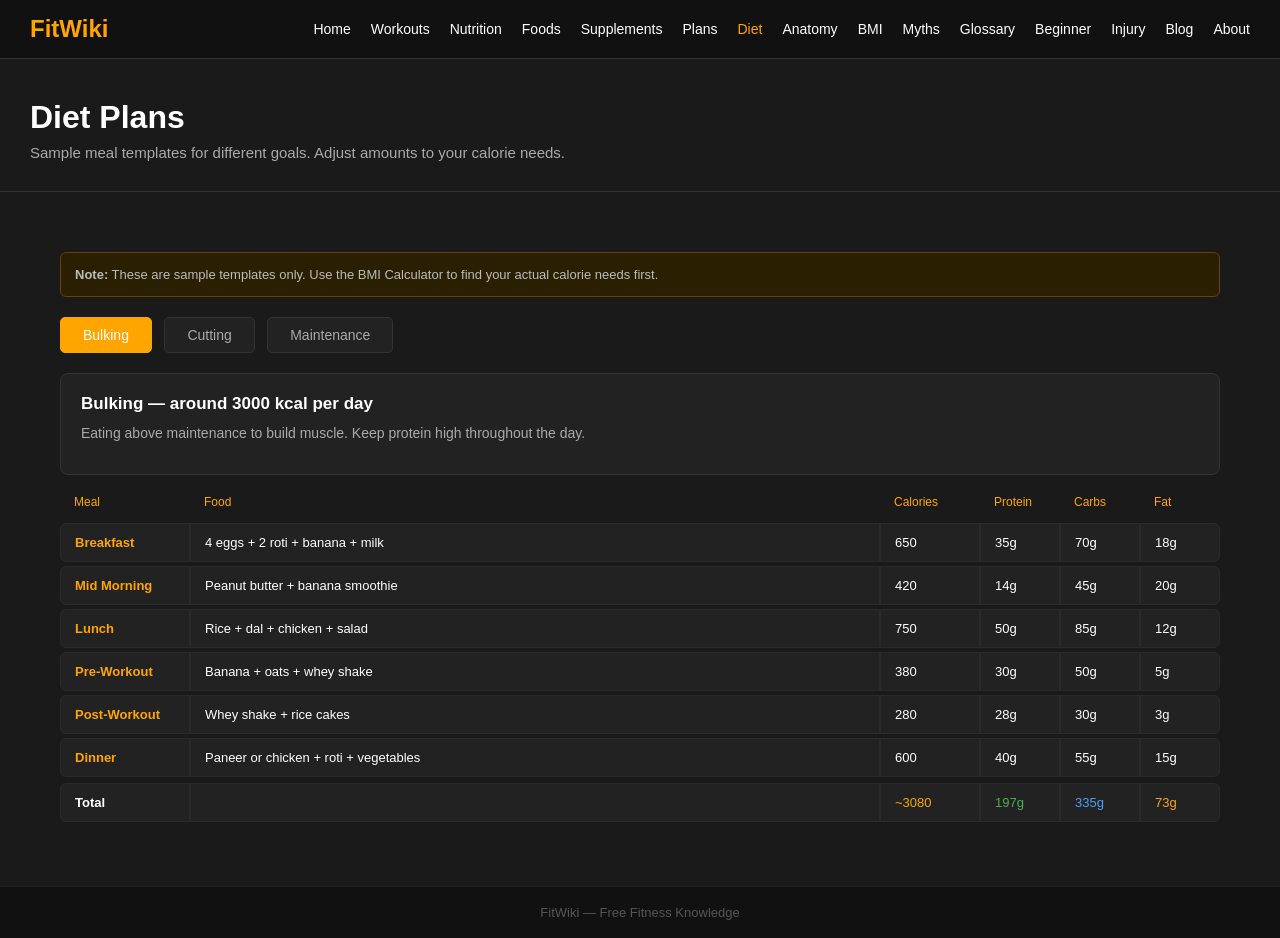
<file: diet.html>
<!DOCTYPE html>
<html lang="en">
<head>
    <meta charset="UTF-8">
    <title>Diet Plans - FitWiki</title>
    <link rel="stylesheet" href="style.css">
    <style>
        .diet-section { display: none; }
        .diet-section.active { display: block; }
        .meal-row { display: grid; grid-template-columns: 130px 1fr 100px 80px 80px 80px; margin-bottom: 4px; }
        .meal-row div { background: #222; border: 1px solid #2a2a2a; padding: 11px 14px; font-size: 13px; }
        .meal-row div:first-child { color: orange; font-weight: bold; border-radius: 6px 0 0 6px; }
        .meal-row div:last-child { border-radius: 0 6px 6px 0; }
        .meal-header { display: grid; grid-template-columns: 130px 1fr 100px 80px 80px 80px; margin-bottom: 6px; }
        .meal-header div { color: orange; font-size: 12px; padding: 0 14px 8px; }
    </style>
</head>
<body>

    <nav id="navbar"></nav>

    <header>
        <h1>Diet Plans</h1>
        <p>Sample meal templates for different goals. Adjust amounts to your calorie needs.</p>
    </header>

    <main>
        <section>
            <p class="disclaimer"><strong>Note:</strong> These are sample templates only. Use the BMI Calculator to find your actual calorie needs first.</p>
            <div>
                <button class="tab-btn active" onclick="showDiet('bulk',this)">Bulking</button>
                <button class="tab-btn" onclick="showDiet('cut',this)">Cutting</button>
                <button class="tab-btn" onclick="showDiet('maintain',this)">Maintenance</button>
            </div>

            <article class="diet-section active" id="bulk">
                <div class="card" style="margin-bottom:20px"><h3>Bulking — around 3000 kcal per day</h3><p>Eating above maintenance to build muscle. Keep protein high throughout the day.</p></div>
                <div class="meal-header"><div>Meal</div><div>Food</div><div>Calories</div><div>Protein</div><div>Carbs</div><div>Fat</div></div>
                <div class="meal-row"><div>Breakfast</div><div>4 eggs + 2 roti + banana + milk</div><div>650</div><div>35g</div><div>70g</div><div>18g</div></div>
                <div class="meal-row"><div>Mid Morning</div><div>Peanut butter + banana smoothie</div><div>420</div><div>14g</div><div>45g</div><div>20g</div></div>
                <div class="meal-row"><div>Lunch</div><div>Rice + dal + chicken + salad</div><div>750</div><div>50g</div><div>85g</div><div>12g</div></div>
                <div class="meal-row"><div>Pre-Workout</div><div>Banana + oats + whey shake</div><div>380</div><div>30g</div><div>50g</div><div>5g</div></div>
                <div class="meal-row"><div>Post-Workout</div><div>Whey shake + rice cakes</div><div>280</div><div>28g</div><div>30g</div><div>3g</div></div>
                <div class="meal-row"><div>Dinner</div><div>Paneer or chicken + roti + vegetables</div><div>600</div><div>40g</div><div>55g</div><div>15g</div></div>
                <div class="meal-row" style="margin-top:6px"><div style="color:white">Total</div><div></div><div style="color:orange">~3080</div><div style="color:#4caf50">197g</div><div style="color:#4a9eff">335g</div><div style="color:orange">73g</div></div>
            </article>

            <article class="diet-section" id="cut">
                <div class="card" style="margin-bottom:20px"><h3>Cutting — around 1800 kcal per day</h3><p>Eating below maintenance to lose fat. Keep protein high to preserve muscle.</p></div>
                <div class="meal-header"><div>Meal</div><div>Food</div><div>Calories</div><div>Protein</div><div>Carbs</div><div>Fat</div></div>
                <div class="meal-row"><div>Breakfast</div><div>3 egg whites + 1 egg + oats</div><div>350</div><div>30g</div><div>35g</div><div>7g</div></div>
                <div class="meal-row"><div>Mid Morning</div><div>Greek yogurt + 10 almonds</div><div>200</div><div>14g</div><div>10g</div><div>10g</div></div>
                <div class="meal-row"><div>Lunch</div><div>Grilled chicken + salad + 1 roti</div><div>450</div><div>40g</div><div>30g</div><div>10g</div></div>
                <div class="meal-row"><div>Pre-Workout</div><div>Banana + whey shake with water</div><div>250</div><div>26g</div><div>28g</div><div>2g</div></div>
                <div class="meal-row"><div>Dinner</div><div>Fish + vegetables + small rice</div><div>400</div><div>35g</div><div>35g</div><div>8g</div></div>
                <div class="meal-row" style="margin-top:6px"><div style="color:white">Total</div><div></div><div style="color:orange">~1650</div><div style="color:#4caf50">145g</div><div style="color:#4a9eff">138g</div><div style="color:orange">37g</div></div>
            </article>

            <article class="diet-section" id="maintain">
                <div class="card" style="margin-bottom:20px"><h3>Maintenance — around 2400 kcal per day</h3><p>Eating at TDEE so weight stays the same. Good for body recomposition.</p></div>
                <div class="meal-header"><div>Meal</div><div>Food</div><div>Calories</div><div>Protein</div><div>Carbs</div><div>Fat</div></div>
                <div class="meal-row"><div>Breakfast</div><div>3 eggs + 2 roti + fruit</div><div>500</div><div>28g</div><div>55g</div><div>14g</div></div>
                <div class="meal-row"><div>Mid Morning</div><div>Nuts + Greek yogurt</div><div>300</div><div>15g</div><div>18g</div><div>16g</div></div>
                <div class="meal-row"><div>Lunch</div><div>Rice + dal + paneer + salad</div><div>650</div><div>38g</div><div>75g</div><div>14g</div></div>
                <div class="meal-row"><div>Pre-Workout</div><div>Banana + protein shake</div><div>300</div><div>26g</div><div>32g</div><div>3g</div></div>
                <div class="meal-row"><div>Dinner</div><div>Chicken + roti + vegetables</div><div>600</div><div>40g</div><div>60g</div><div>12g</div></div>
                <div class="meal-row" style="margin-top:6px"><div style="color:white">Total</div><div></div><div style="color:orange">~2350</div><div style="color:#4caf50">147g</div><div style="color:#4a9eff">240g</div><div style="color:orange">59g</div></div>
            </article>
        </section>
    </main>

    <footer>
        <p>FitWiki &mdash; Free Fitness Knowledge</p>
    </footer>

    <script src="nav.js"></script>
    <script>
        renderNav('diet');
        function showDiet(id, btn) {
            document.querySelectorAll('.diet-section').forEach(s => s.classList.remove('active'));
            document.querySelectorAll('.tab-btn').forEach(b => b.classList.remove('active'));
            document.getElementById(id).classList.add('active');
            btn.classList.add('active');
        }
    </script>
</body>
</html>
</file>
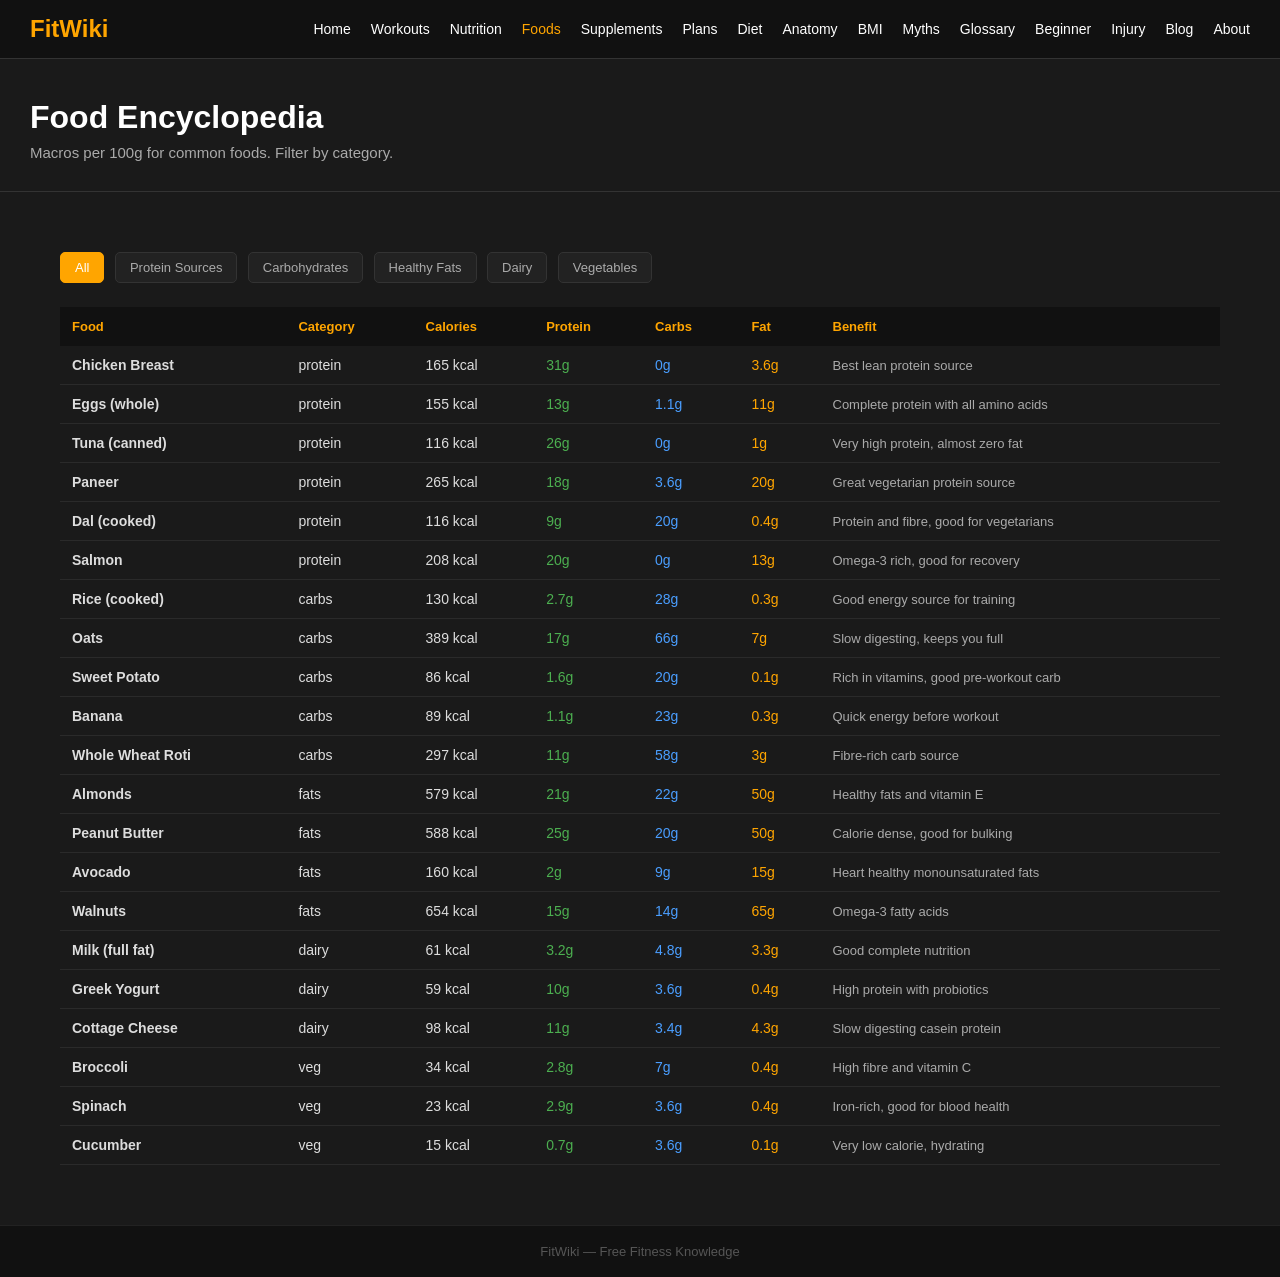
<file: food.html>
<!DOCTYPE html>
<html lang="en">
<head>
    <meta charset="UTF-8">
    <title>Food Encyclopedia - FitWiki</title>
    <link rel="stylesheet" href="style.css">
</head>
<body>

    <nav id="navbar"></nav>

    <header>
        <h1>Food Encyclopedia</h1>
        <p>Macros per 100g for common foods. Filter by category.</p>
    </header>

    <main>
        <section>
            <div style="margin-bottom: 16px;">
                <button class="filter-btn active" onclick="filterFood('all',this)">All</button>
                <button class="filter-btn" onclick="filterFood('protein',this)">Protein Sources</button>
                <button class="filter-btn" onclick="filterFood('carbs',this)">Carbohydrates</button>
                <button class="filter-btn" onclick="filterFood('fats',this)">Healthy Fats</button>
                <button class="filter-btn" onclick="filterFood('dairy',this)">Dairy</button>
                <button class="filter-btn" onclick="filterFood('veg',this)">Vegetables</button>
            </div>
            <table>
                <thead>
                    <tr><th>Food</th><th>Category</th><th>Calories</th><th>Protein</th><th>Carbs</th><th>Fat</th><th>Benefit</th></tr>
                </thead>
                <tbody id="food-body"></tbody>
            </table>
        </section>
    </main>

    <footer>
        <p>FitWiki &mdash; Free Fitness Knowledge</p>
    </footer>

    <script src="nav.js"></script>
    <script>
        renderNav('foods');

        const foods = [
            {name:'Chicken Breast',cat:'protein',cal:165,pro:31,carb:0,fat:3.6,benefit:'Best lean protein source'},
            {name:'Eggs (whole)',cat:'protein',cal:155,pro:13,carb:1.1,fat:11,benefit:'Complete protein with all amino acids'},
            {name:'Tuna (canned)',cat:'protein',cal:116,pro:26,carb:0,fat:1,benefit:'Very high protein, almost zero fat'},
            {name:'Paneer',cat:'protein',cal:265,pro:18,carb:3.6,fat:20,benefit:'Great vegetarian protein source'},
            {name:'Dal (cooked)',cat:'protein',cal:116,pro:9,carb:20,fat:0.4,benefit:'Protein and fibre, good for vegetarians'},
            {name:'Salmon',cat:'protein',cal:208,pro:20,carb:0,fat:13,benefit:'Omega-3 rich, good for recovery'},
            {name:'Rice (cooked)',cat:'carbs',cal:130,pro:2.7,carb:28,fat:0.3,benefit:'Good energy source for training'},
            {name:'Oats',cat:'carbs',cal:389,pro:17,carb:66,fat:7,benefit:'Slow digesting, keeps you full'},
            {name:'Sweet Potato',cat:'carbs',cal:86,pro:1.6,carb:20,fat:0.1,benefit:'Rich in vitamins, good pre-workout carb'},
            {name:'Banana',cat:'carbs',cal:89,pro:1.1,carb:23,fat:0.3,benefit:'Quick energy before workout'},
            {name:'Whole Wheat Roti',cat:'carbs',cal:297,pro:11,carb:58,fat:3,benefit:'Fibre-rich carb source'},
            {name:'Almonds',cat:'fats',cal:579,pro:21,carb:22,fat:50,benefit:'Healthy fats and vitamin E'},
            {name:'Peanut Butter',cat:'fats',cal:588,pro:25,carb:20,fat:50,benefit:'Calorie dense, good for bulking'},
            {name:'Avocado',cat:'fats',cal:160,pro:2,carb:9,fat:15,benefit:'Heart healthy monounsaturated fats'},
            {name:'Walnuts',cat:'fats',cal:654,pro:15,carb:14,fat:65,benefit:'Omega-3 fatty acids'},
            {name:'Milk (full fat)',cat:'dairy',cal:61,pro:3.2,carb:4.8,fat:3.3,benefit:'Good complete nutrition'},
            {name:'Greek Yogurt',cat:'dairy',cal:59,pro:10,carb:3.6,fat:0.4,benefit:'High protein with probiotics'},
            {name:'Cottage Cheese',cat:'dairy',cal:98,pro:11,carb:3.4,fat:4.3,benefit:'Slow digesting casein protein'},
            {name:'Broccoli',cat:'veg',cal:34,pro:2.8,carb:7,fat:0.4,benefit:'High fibre and vitamin C'},
            {name:'Spinach',cat:'veg',cal:23,pro:2.9,carb:3.6,fat:0.4,benefit:'Iron-rich, good for blood health'},
            {name:'Cucumber',cat:'veg',cal:15,pro:0.7,carb:3.6,fat:0.1,benefit:'Very low calorie, hydrating'},
        ];

        function renderFood(arr) {
            document.getElementById('food-body').innerHTML = arr.map(f => `
                <tr>
                    <td><strong>${f.name}</strong></td>
                    <td>${f.cat}</td>
                    <td>${f.cal} kcal</td>
                    <td style="color:#4caf50">${f.pro}g</td>
                    <td style="color:#4a9eff">${f.carb}g</td>
                    <td style="color:orange">${f.fat}g</td>
                    <td style="color:#aaa;font-size:13px">${f.benefit}</td>
                </tr>`).join('');
        }

        function filterFood(cat, btn) {
            document.querySelectorAll('.filter-btn').forEach(b => b.classList.remove('active'));
            btn.classList.add('active');
            renderFood(cat === 'all' ? foods : foods.filter(f => f.cat === cat));
        }

        renderFood(foods);
    </script>
</body>
</html>
</file>
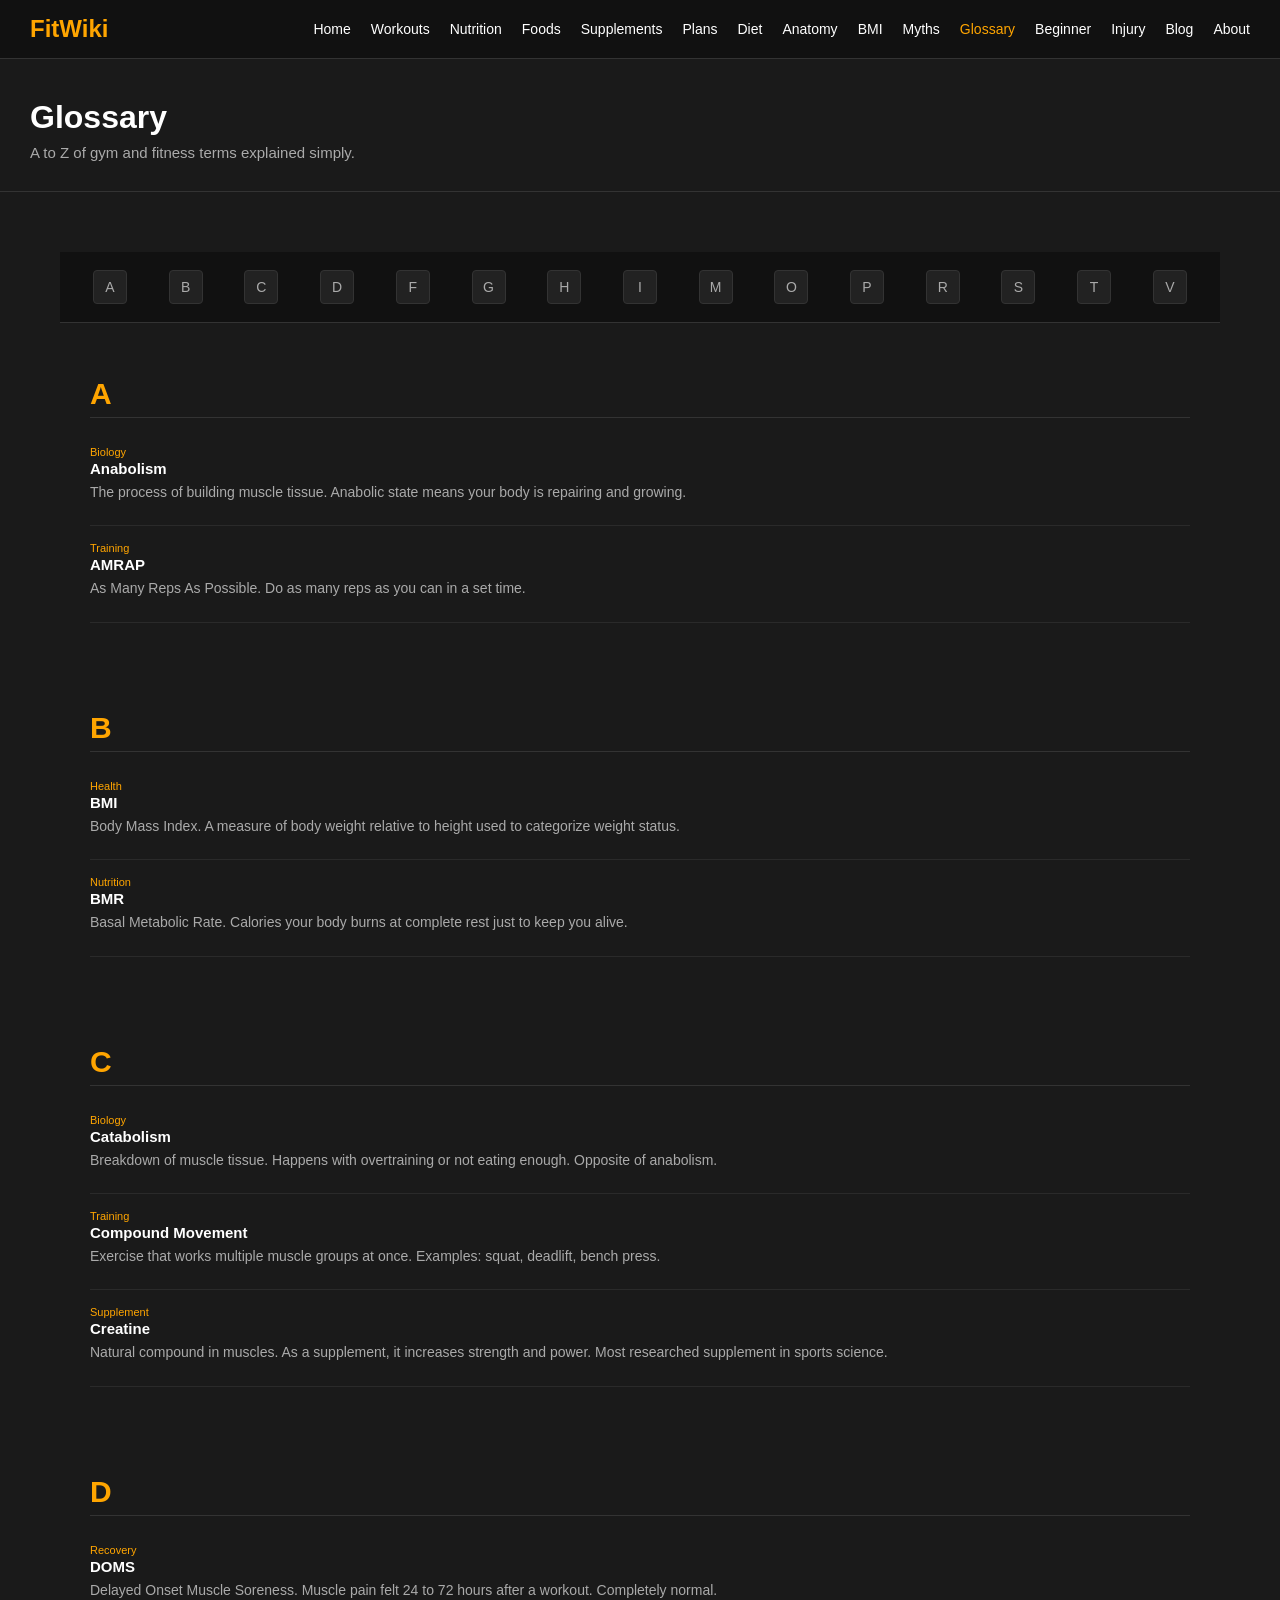
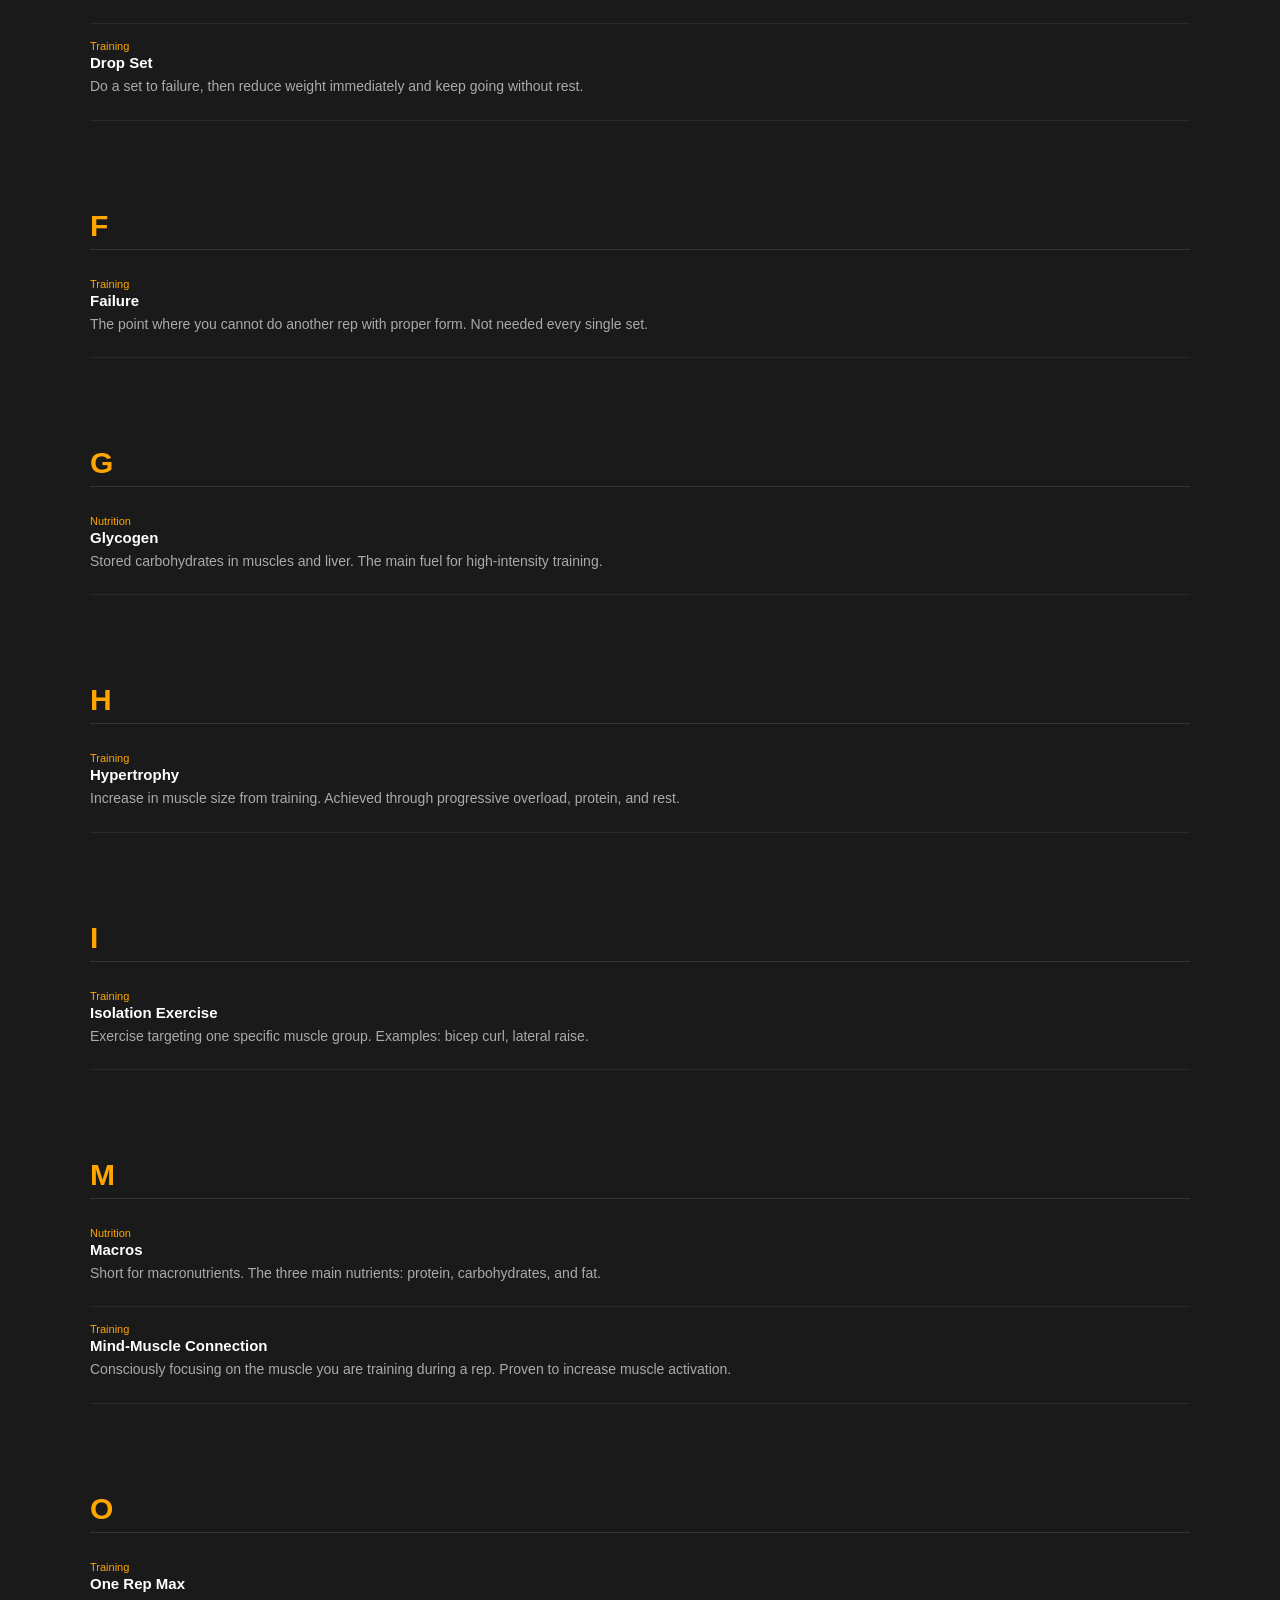
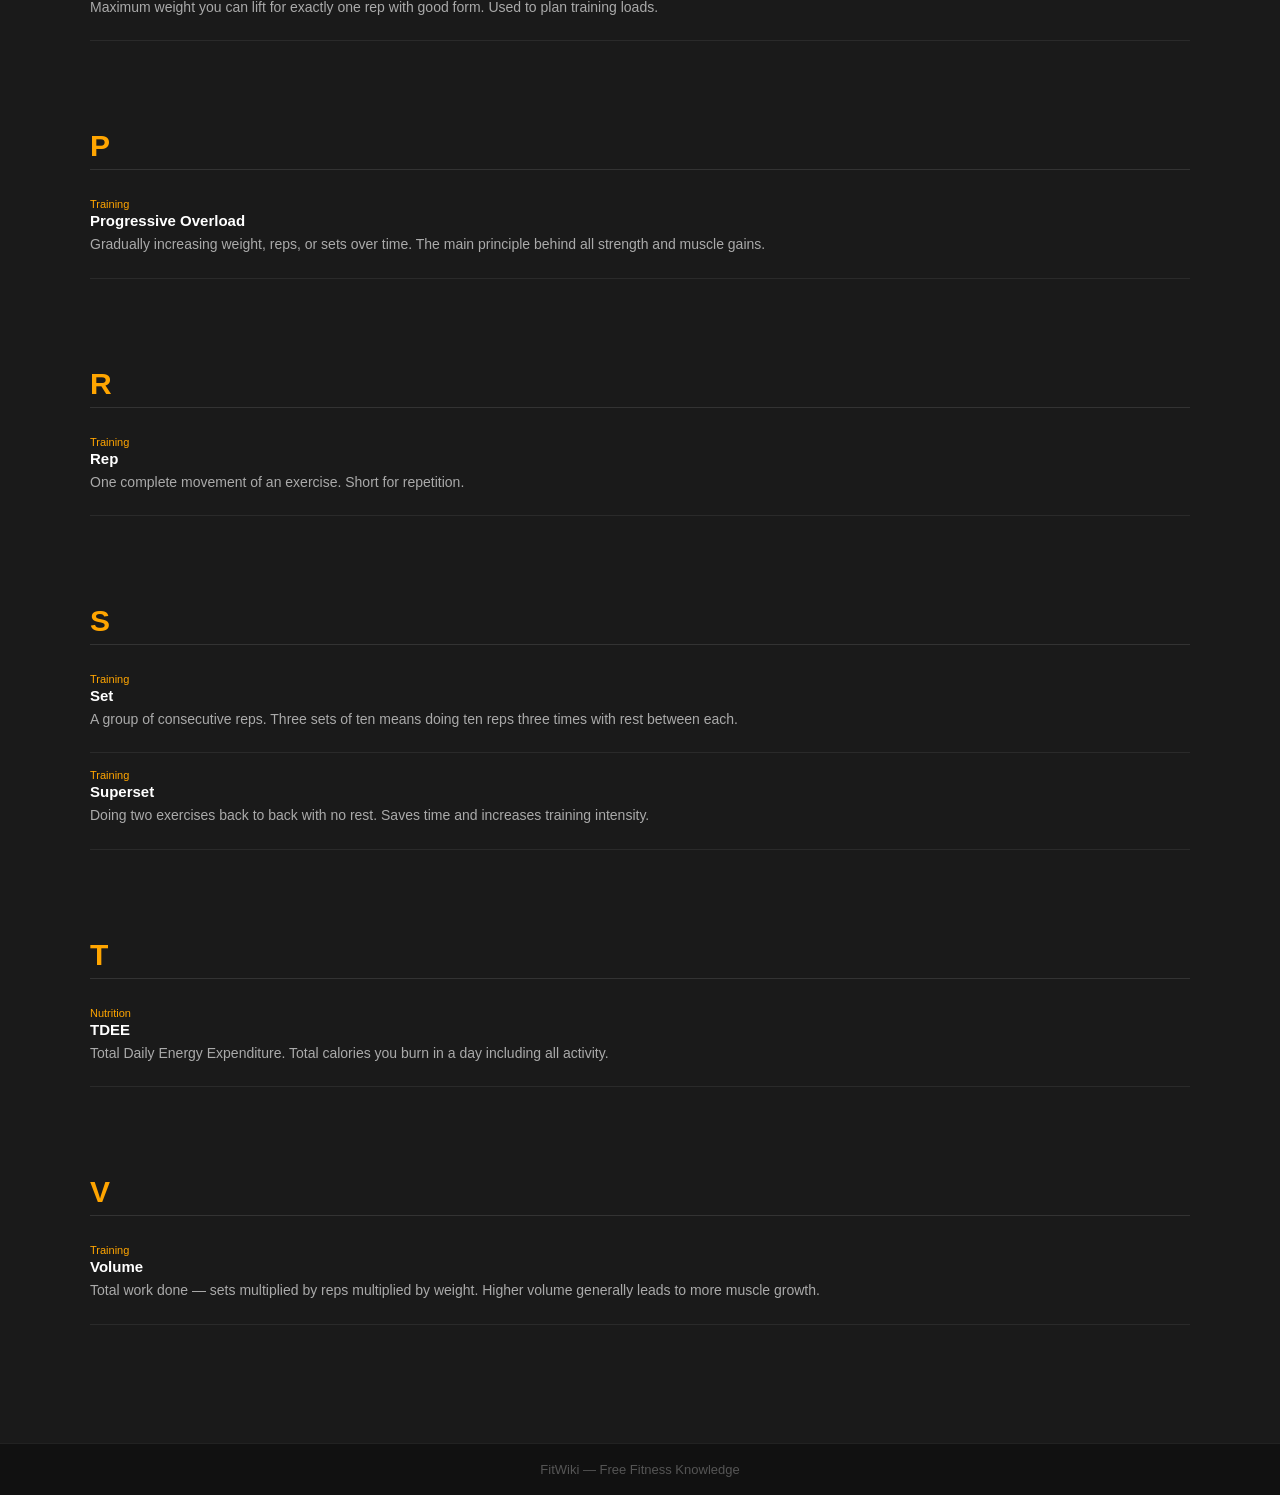
<file: glossary.html>
<!DOCTYPE html>
<html lang="en">
<head>
    <meta charset="UTF-8">
    <title>Glossary - FitWiki</title>
    <link rel="stylesheet" href="style.css">
    <style>
        .alpha-nav { margin-bottom: 24px; }
        .alpha-btn { width: 34px; height: 34px; background: #222; border: 1px solid #333; border-radius: 4px; color: #aaa; cursor: pointer; font-size: 14px; font-family: Arial, sans-serif; margin: 3px; }
        .alpha-btn:hover { background: orange; color: white; border-color: orange; }
        .letter-group { margin-bottom: 28px; }
        .letter-heading { font-size: 30px; color: orange; font-weight: bold; border-bottom: 1px solid #333; padding-bottom: 6px; margin-bottom: 12px; }
        .term { padding: 12px 0; border-bottom: 1px solid #2a2a2a; }
        .term h4 { font-size: 15px; margin-bottom: 3px; }
        .term .cat { color: orange; font-size: 11px; }
        .term p { color: #aaa; font-size: 14px; line-height: 1.6; margin-top: 4px; }
    </style>
</head>
<body>

    <nav id="navbar"></nav>

    <header>
        <h1>Glossary</h1>
        <p>A to Z of gym and fitness terms explained simply.</p>
    </header>

    <main>
        <section>
            <nav class="alpha-nav" id="alpha-nav" aria-label="Alphabet navigation"></nav>
            <div id="glossary-content"></div>
        </section>
    </main>

    <footer>
        <p>FitWiki &mdash; Free Fitness Knowledge</p>
    </footer>

    <script src="nav.js"></script>
    <script>
        renderNav('glossary');
        const terms = [
            {l:'A',term:'Anabolism',cat:'Biology',def:'The process of building muscle tissue. Anabolic state means your body is repairing and growing.'},
            {l:'A',term:'AMRAP',cat:'Training',def:'As Many Reps As Possible. Do as many reps as you can in a set time.'},
            {l:'B',term:'BMI',cat:'Health',def:'Body Mass Index. A measure of body weight relative to height used to categorize weight status.'},
            {l:'B',term:'BMR',cat:'Nutrition',def:'Basal Metabolic Rate. Calories your body burns at complete rest just to keep you alive.'},
            {l:'C',term:'Catabolism',cat:'Biology',def:'Breakdown of muscle tissue. Happens with overtraining or not eating enough. Opposite of anabolism.'},
            {l:'C',term:'Compound Movement',cat:'Training',def:'Exercise that works multiple muscle groups at once. Examples: squat, deadlift, bench press.'},
            {l:'C',term:'Creatine',cat:'Supplement',def:'Natural compound in muscles. As a supplement, it increases strength and power. Most researched supplement in sports science.'},
            {l:'D',term:'DOMS',cat:'Recovery',def:'Delayed Onset Muscle Soreness. Muscle pain felt 24 to 72 hours after a workout. Completely normal.'},
            {l:'D',term:'Drop Set',cat:'Training',def:'Do a set to failure, then reduce weight immediately and keep going without rest.'},
            {l:'F',term:'Failure',cat:'Training',def:'The point where you cannot do another rep with proper form. Not needed every single set.'},
            {l:'G',term:'Glycogen',cat:'Nutrition',def:'Stored carbohydrates in muscles and liver. The main fuel for high-intensity training.'},
            {l:'H',term:'Hypertrophy',cat:'Training',def:'Increase in muscle size from training. Achieved through progressive overload, protein, and rest.'},
            {l:'I',term:'Isolation Exercise',cat:'Training',def:'Exercise targeting one specific muscle group. Examples: bicep curl, lateral raise.'},
            {l:'M',term:'Macros',cat:'Nutrition',def:'Short for macronutrients. The three main nutrients: protein, carbohydrates, and fat.'},
            {l:'M',term:'Mind-Muscle Connection',cat:'Training',def:'Consciously focusing on the muscle you are training during a rep. Proven to increase muscle activation.'},
            {l:'O',term:'One Rep Max',cat:'Training',def:'Maximum weight you can lift for exactly one rep with good form. Used to plan training loads.'},
            {l:'P',term:'Progressive Overload',cat:'Training',def:'Gradually increasing weight, reps, or sets over time. The main principle behind all strength and muscle gains.'},
            {l:'R',term:'Rep',cat:'Training',def:'One complete movement of an exercise. Short for repetition.'},
            {l:'S',term:'Set',cat:'Training',def:'A group of consecutive reps. Three sets of ten means doing ten reps three times with rest between each.'},
            {l:'S',term:'Superset',cat:'Training',def:'Doing two exercises back to back with no rest. Saves time and increases training intensity.'},
            {l:'T',term:'TDEE',cat:'Nutrition',def:'Total Daily Energy Expenditure. Total calories you burn in a day including all activity.'},
            {l:'V',term:'Volume',cat:'Training',def:'Total work done — sets multiplied by reps multiplied by weight. Higher volume generally leads to more muscle growth.'},
        ];
        const grouped = {};
        terms.forEach(t => { if (!grouped[t.l]) grouped[t.l] = []; grouped[t.l].push(t); });
        const letters = Object.keys(grouped).sort();
        document.getElementById('alpha-nav').innerHTML = letters.map(l =>
            `<button class="alpha-btn" onclick="document.getElementById('l-${l}').scrollIntoView({behavior:'smooth'})">${l}</button>`).join('');
        document.getElementById('glossary-content').innerHTML = letters.map(l => `
            <section class="letter-group" id="l-${l}">
                <div class="letter-heading">${l}</div>
                ${grouped[l].map(t => `
                    <article class="term">
                        <span class="cat">${t.cat}</span>
                        <h4>${t.term}</h4>
                        <p>${t.def}</p>
                    </article>`).join('')}
            </section>`).join('');
    </script>
</body>
</html>
</file>
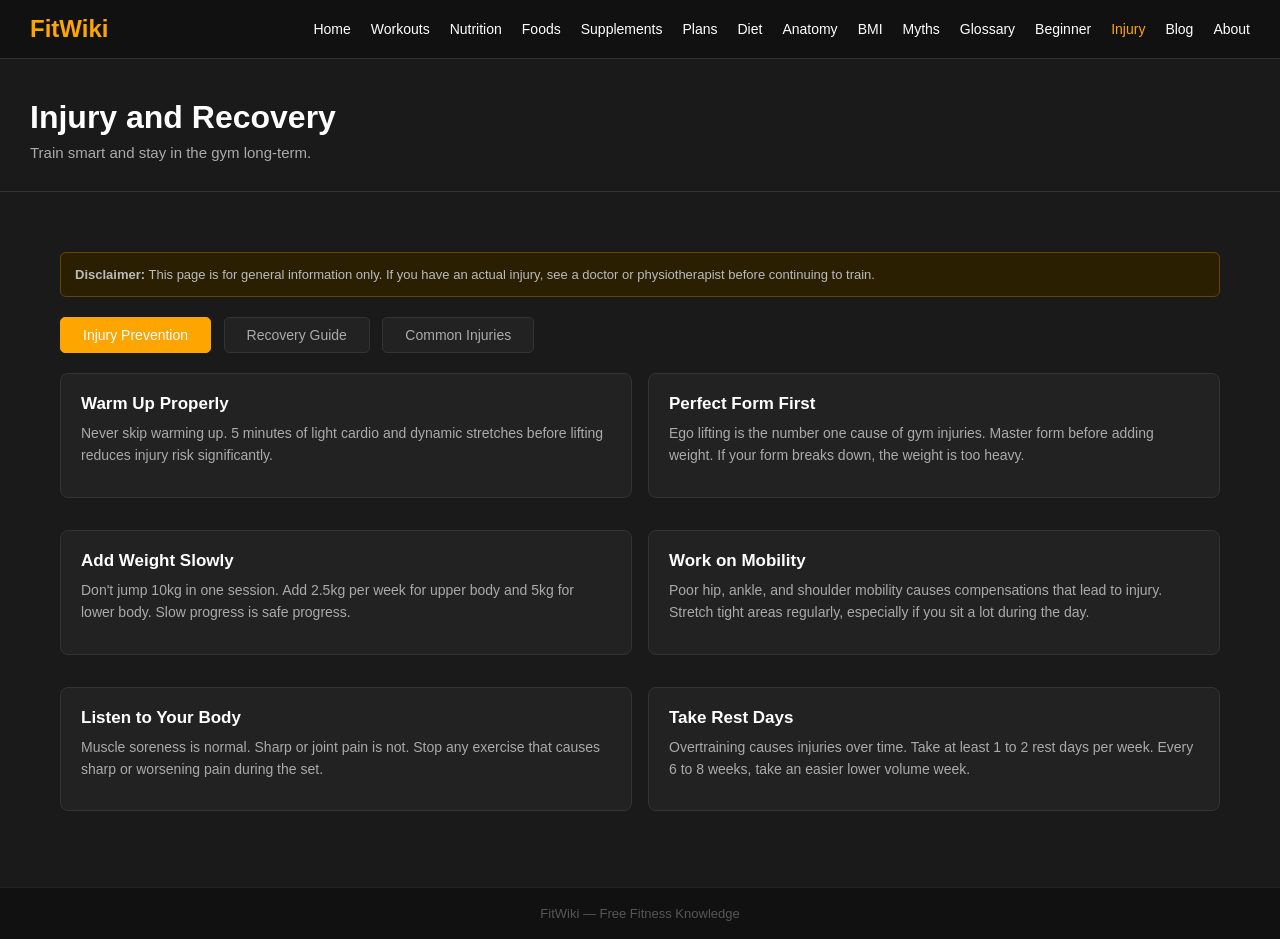
<file: injury.html>
<!DOCTYPE html>
<html lang="en">
<head>
    <meta charset="UTF-8">
    <title>Injury and Recovery - FitWiki</title>
    <link rel="stylesheet" href="style.css">
    <style>
        .tab-content { display: none; }
        .tab-content.active { display: block; }
        .label { color: orange; font-size: 11px; margin-top: 12px; margin-bottom: 3px; }
        .card p { color: #aaa; font-size: 14px; line-height: 1.6; }
        .card ul { padding-left: 16px; color: #aaa; font-size: 14px; line-height: 2; }
    </style>
</head>
<body>

    <nav id="navbar"></nav>

    <header>
        <h1>Injury and Recovery</h1>
        <p>Train smart and stay in the gym long-term.</p>
    </header>

    <main>
        <section>
            <p class="disclaimer"><strong>Disclaimer:</strong> This page is for general information only. If you have an actual injury, see a doctor or physiotherapist before continuing to train.</p>

            <div>
                <button class="tab-btn active" onclick="showTab('prevention',this)">Injury Prevention</button>
                <button class="tab-btn" onclick="showTab('recovery',this)">Recovery Guide</button>
                <button class="tab-btn" onclick="showTab('common',this)">Common Injuries</button>
            </div>

            <article class="tab-content active" id="prevention">
                <div class="grid-2">
                    <div class="card"><h3>Warm Up Properly</h3><p>Never skip warming up. 5 minutes of light cardio and dynamic stretches before lifting reduces injury risk significantly.</p></div>
                    <div class="card"><h3>Perfect Form First</h3><p>Ego lifting is the number one cause of gym injuries. Master form before adding weight. If your form breaks down, the weight is too heavy.</p></div>
                    <div class="card"><h3>Add Weight Slowly</h3><p>Don't jump 10kg in one session. Add 2.5kg per week for upper body and 5kg for lower body. Slow progress is safe progress.</p></div>
                    <div class="card"><h3>Work on Mobility</h3><p>Poor hip, ankle, and shoulder mobility causes compensations that lead to injury. Stretch tight areas regularly, especially if you sit a lot during the day.</p></div>
                    <div class="card"><h3>Listen to Your Body</h3><p>Muscle soreness is normal. Sharp or joint pain is not. Stop any exercise that causes sharp or worsening pain during the set.</p></div>
                    <div class="card"><h3>Take Rest Days</h3><p>Overtraining causes injuries over time. Take at least 1 to 2 rest days per week. Every 6 to 8 weeks, take an easier lower volume week.</p></div>
                </div>
            </article>

            <article class="tab-content" id="recovery">
                <div class="grid-2">
                    <div class="card"><h3>Sleep</h3><p>Growth hormone is released during deep sleep. 7 to 9 hours of sleep is the single most important recovery tool available. No supplement replaces it.</p></div>
                    <div class="card"><h3>Eat for Recovery</h3><p>Have protein within 2 hours after training. Anti-inflammatory foods like turmeric, ginger, and fish oil can reduce soreness and speed healing.</p></div>
                    <div class="card"><h3>Active Recovery</h3><p>Light movement on rest days — a 20 minute walk, easy cycling, or yoga — increases blood flow and helps reduce next-day soreness.</p></div>
                    <div class="card"><h3>Ice and Heat</h3>
                        <p class="label">Ice — first 48 hours after injury</p>
                        <p>Reduces swelling and pain. Wrap in cloth, do not apply directly to skin. 15 to 20 minutes at a time.</p>
                        <p class="label">Heat — after 48 hours or for chronic tightness</p>
                        <p>Improves blood flow and relaxes tight muscles. Good for long-standing muscle tightness.</p>
                    </div>
                    <div class="card"><h3>Foam Rolling</h3><p>Slowly roll over tight muscles and pause on sore spots for 20 to 30 seconds. Good for quads, calves, and upper back. Best done after training or on rest days.</p></div>
                    <div class="card"><h3>Hydration</h3><p>Dehydration slows recovery. Drink 3 to 4 litres daily. More if you train hard or it is hot weather where you sweat more.</p></div>
                </div>
            </article>

            <article class="tab-content" id="common">
                <div class="grid-2">
                    <div class="card">
                        <h3>Shin Splints</h3>
                        <p class="label">Cause</p><p>Too much running too soon, hard surfaces, worn out shoes.</p>
                        <p class="label">Symptoms</p><p>Dull ache along the inner shinbone during or after running.</p>
                        <p class="label">Recovery</p><p>Rest from running. Ice for 15 minutes. Stretch calves. Wear proper shoes. Return to running gradually.</p>
                    </div>
                    <div class="card">
                        <h3>Rotator Cuff Strain</h3>
                        <p class="label">Cause</p><p>Overhead pressing with bad form, too much shoulder volume, muscle imbalances.</p>
                        <p class="label">Symptoms</p><p>Pain when raising arm overhead or during pressing movements.</p>
                        <p class="label">Recovery</p><p>Rest from overhead pressing. Light band external rotations to strengthen the cuff. See a physio if pain continues.</p>
                    </div>
                    <div class="card">
                        <h3>Knee Pain</h3>
                        <p class="label">Cause</p><p>Squatting with knees caving in, weak glutes, tight IT band.</p>
                        <p class="label">Symptoms</p><p>Pain around or under the kneecap when squatting or going down stairs.</p>
                        <p class="label">Recovery</p><p>Reduce squat depth temporarily. Strengthen glutes. Improve ankle mobility. Ice after training sessions.</p>
                    </div>
                    <div class="card">
                        <h3>Lower Back Pain</h3>
                        <p class="label">Cause</p><p>Rounding lower back on deadlifts or squats, weak core, sitting too long daily.</p>
                        <p class="label">Symptoms</p><p>Dull ache or sharp pain in lower back after lifting. Morning stiffness.</p>
                        <p class="label">Recovery</p><p>Rest from heavy lifting. Strengthen core with planks. Stretch hip flexors. Film yourself to check deadlift form.</p>
                    </div>
                </div>
            </article>
        </section>
    </main>

    <footer>
        <p>FitWiki &mdash; Free Fitness Knowledge</p>
    </footer>

    <script src="nav.js"></script>
    <script>
        renderNav('injury');
        function showTab(id, btn) {
            document.querySelectorAll('.tab-content').forEach(t => t.classList.remove('active'));
            document.querySelectorAll('.tab-btn').forEach(b => b.classList.remove('active'));
            document.getElementById(id).classList.add('active');
            btn.classList.add('active');
        }
    </script>
</body>
</html>
</file>
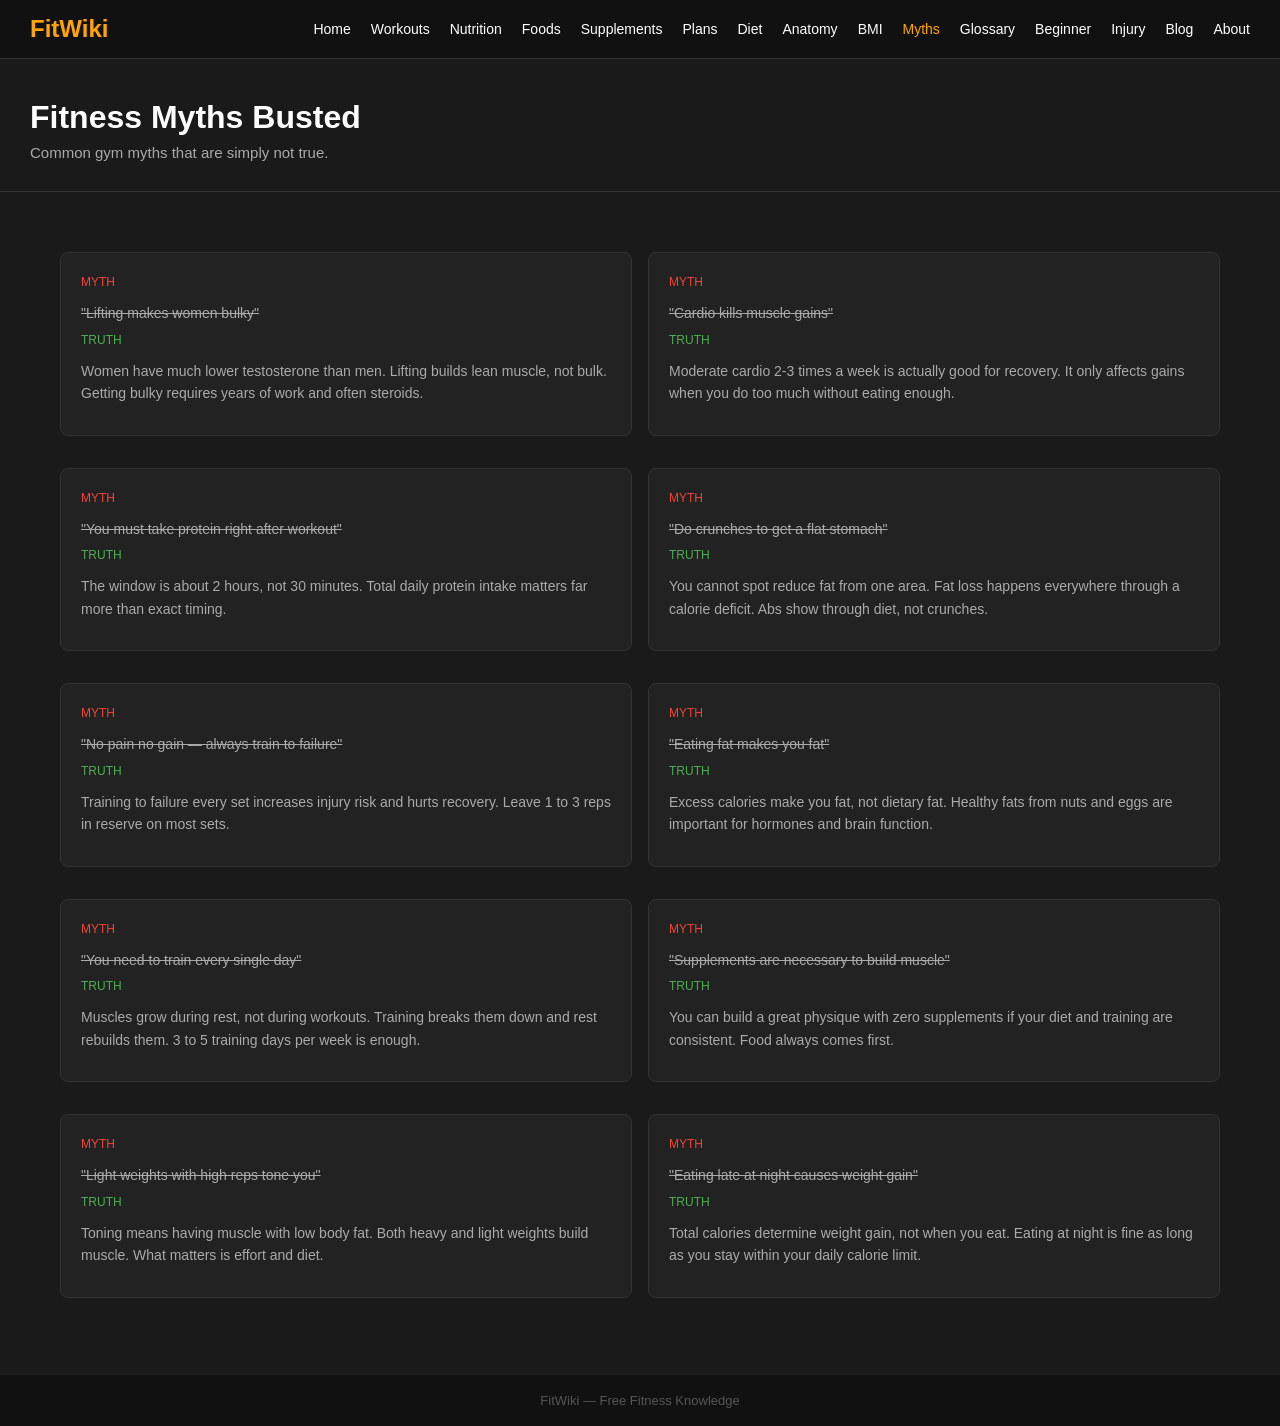
<file: myths.html>
<!DOCTYPE html>
<html lang="en">
<head>
    <meta charset="UTF-8">
    <title>Fitness Myths - FitWiki</title>
    <link rel="stylesheet" href="style.css">
    <style>
        .myth-text { font-size: 16px; text-decoration: line-through; color: #888; margin: 6px 0; }
        .truth-text { color: #aaa; font-size: 14px; line-height: 1.7; margin-top: 6px; }
    </style>
</head>
<body>

    <nav id="navbar"></nav>

    <header>
        <h1>Fitness Myths Busted</h1>
        <p>Common gym myths that are simply not true.</p>
    </header>

    <main>
        <section>
            <div class="grid-2">
                <article class="card"><p style="color:#f44336;font-size:12px">MYTH</p><p class="myth-text">"Lifting makes women bulky"</p><p style="color:#4caf50;font-size:12px">TRUTH</p><p class="truth-text">Women have much lower testosterone than men. Lifting builds lean muscle, not bulk. Getting bulky requires years of work and often steroids.</p></article>
                <article class="card"><p style="color:#f44336;font-size:12px">MYTH</p><p class="myth-text">"Cardio kills muscle gains"</p><p style="color:#4caf50;font-size:12px">TRUTH</p><p class="truth-text">Moderate cardio 2-3 times a week is actually good for recovery. It only affects gains when you do too much without eating enough.</p></article>
                <article class="card"><p style="color:#f44336;font-size:12px">MYTH</p><p class="myth-text">"You must take protein right after workout"</p><p style="color:#4caf50;font-size:12px">TRUTH</p><p class="truth-text">The window is about 2 hours, not 30 minutes. Total daily protein intake matters far more than exact timing.</p></article>
                <article class="card"><p style="color:#f44336;font-size:12px">MYTH</p><p class="myth-text">"Do crunches to get a flat stomach"</p><p style="color:#4caf50;font-size:12px">TRUTH</p><p class="truth-text">You cannot spot reduce fat from one area. Fat loss happens everywhere through a calorie deficit. Abs show through diet, not crunches.</p></article>
                <article class="card"><p style="color:#f44336;font-size:12px">MYTH</p><p class="myth-text">"No pain no gain — always train to failure"</p><p style="color:#4caf50;font-size:12px">TRUTH</p><p class="truth-text">Training to failure every set increases injury risk and hurts recovery. Leave 1 to 3 reps in reserve on most sets.</p></article>
                <article class="card"><p style="color:#f44336;font-size:12px">MYTH</p><p class="myth-text">"Eating fat makes you fat"</p><p style="color:#4caf50;font-size:12px">TRUTH</p><p class="truth-text">Excess calories make you fat, not dietary fat. Healthy fats from nuts and eggs are important for hormones and brain function.</p></article>
                <article class="card"><p style="color:#f44336;font-size:12px">MYTH</p><p class="myth-text">"You need to train every single day"</p><p style="color:#4caf50;font-size:12px">TRUTH</p><p class="truth-text">Muscles grow during rest, not during workouts. Training breaks them down and rest rebuilds them. 3 to 5 training days per week is enough.</p></article>
                <article class="card"><p style="color:#f44336;font-size:12px">MYTH</p><p class="myth-text">"Supplements are necessary to build muscle"</p><p style="color:#4caf50;font-size:12px">TRUTH</p><p class="truth-text">You can build a great physique with zero supplements if your diet and training are consistent. Food always comes first.</p></article>
                <article class="card"><p style="color:#f44336;font-size:12px">MYTH</p><p class="myth-text">"Light weights with high reps tone you"</p><p style="color:#4caf50;font-size:12px">TRUTH</p><p class="truth-text">Toning means having muscle with low body fat. Both heavy and light weights build muscle. What matters is effort and diet.</p></article>
                <article class="card"><p style="color:#f44336;font-size:12px">MYTH</p><p class="myth-text">"Eating late at night causes weight gain"</p><p style="color:#4caf50;font-size:12px">TRUTH</p><p class="truth-text">Total calories determine weight gain, not when you eat. Eating at night is fine as long as you stay within your daily calorie limit.</p></article>
            </div>
        </section>
    </main>

    <footer>
        <p>FitWiki &mdash; Free Fitness Knowledge</p>
    </footer>

    <script src="nav.js"></script>
    <script>renderNav('myths')</script>
</body>
</html>
</file>
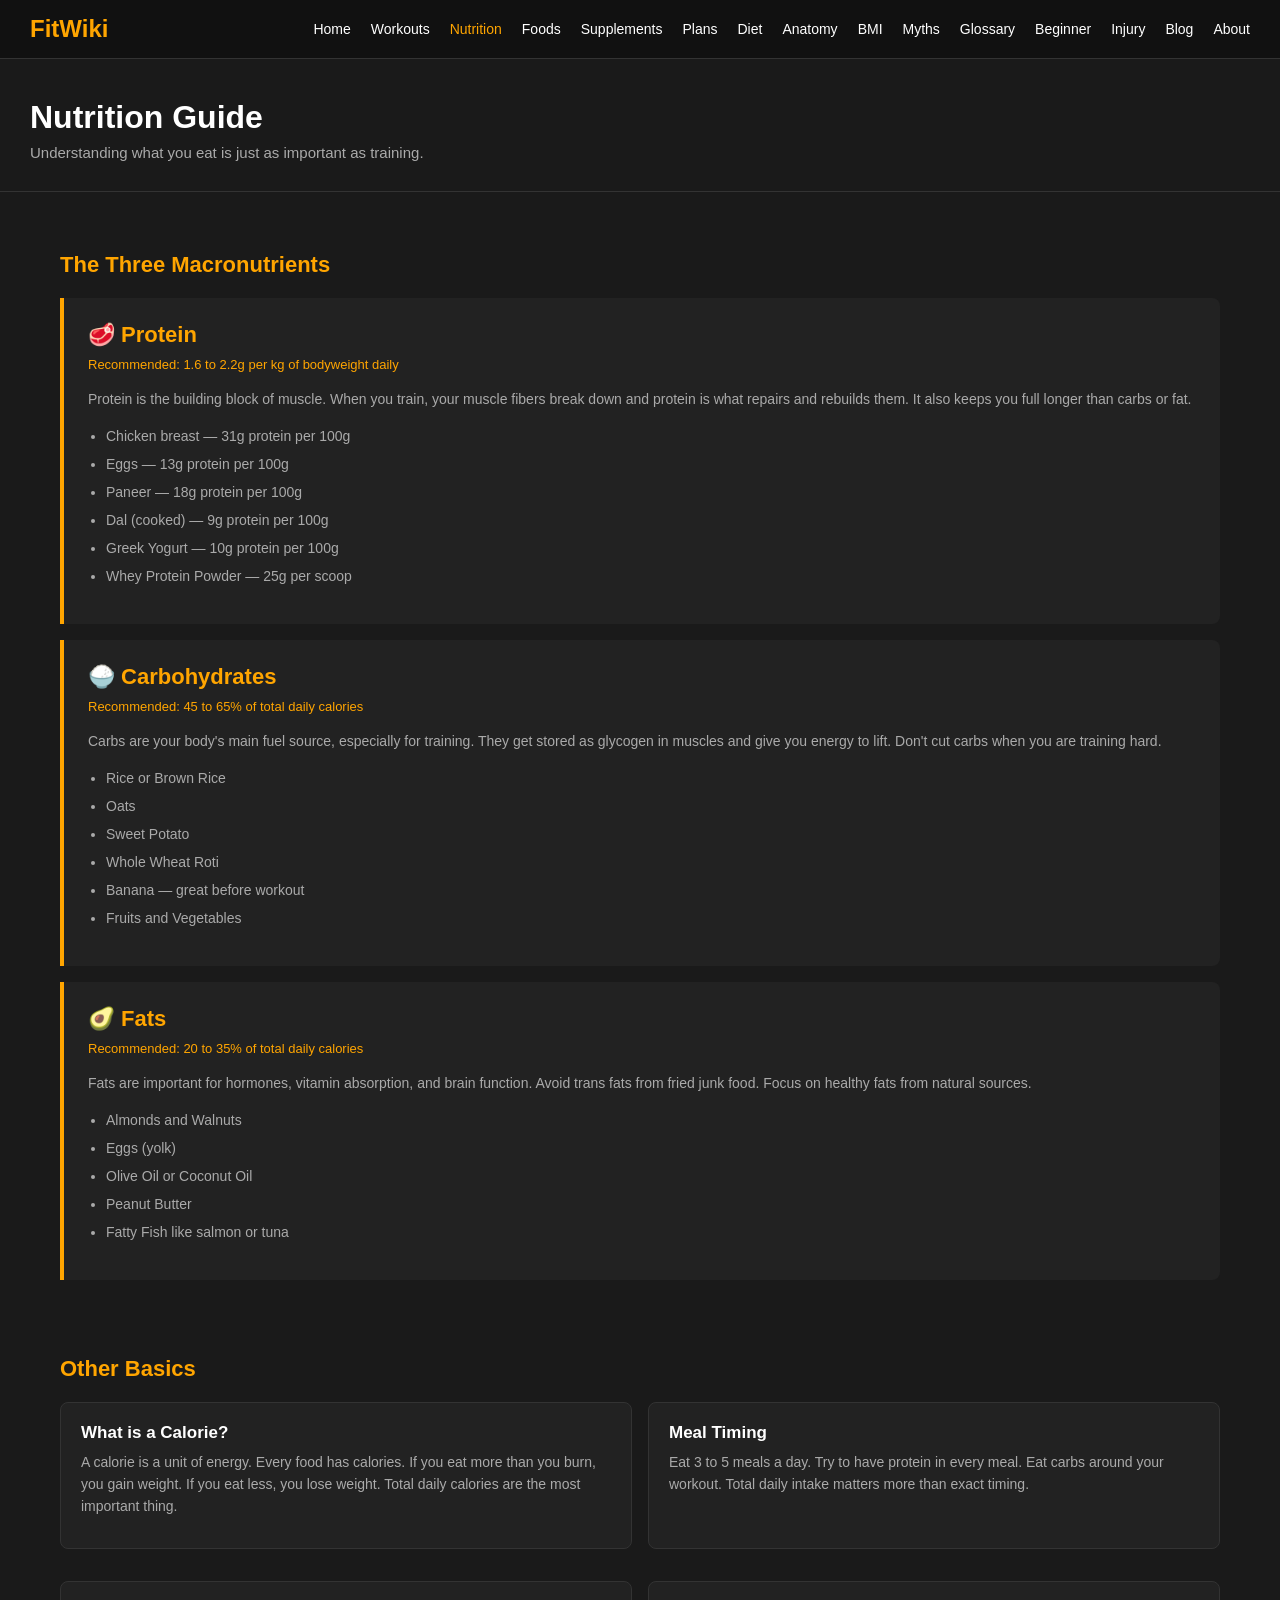
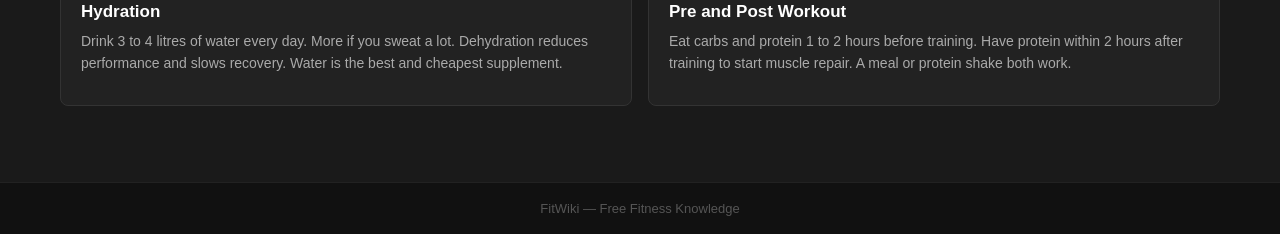
<file: nutrition.html>
<!DOCTYPE html>
<html lang="en">
<head>
    <meta charset="UTF-8">
    <title>Nutrition Guide - FitWiki</title>
    <link rel="stylesheet" href="style.css">
    <style>
        .macro-box {
            background-color: #222;
            border-left: 4px solid orange;
            border-radius: 0 8px 8px 0;
            padding: 24px;
            margin-bottom: 16px;
        }
        .macro-box h2 { font-size: 22px; margin-bottom: 6px; }
        .macro-box .rec { color: orange; font-size: 13px; margin-bottom: 12px; }
        .macro-box p { color: #aaa; font-size: 14px; line-height: 1.7; }
        .macro-box ul { padding-left: 18px; color: #aaa; font-size: 14px; line-height: 2; margin-top: 10px; }
    </style>
</head>
<body>

    <nav id="navbar"></nav>

    <header>
        <h1>Nutrition Guide</h1>
        <p>Understanding what you eat is just as important as training.</p>
    </header>

    <main>
        <section>
            <h2 class="section-title">The Three Macronutrients</h2>

            <article class="macro-box">
                <h2>🥩 Protein</h2>
                <p class="rec">Recommended: 1.6 to 2.2g per kg of bodyweight daily</p>
                <p>Protein is the building block of muscle. When you train, your muscle fibers break down and protein is what repairs and rebuilds them. It also keeps you full longer than carbs or fat.</p>
                <ul>
                    <li>Chicken breast — 31g protein per 100g</li>
                    <li>Eggs — 13g protein per 100g</li>
                    <li>Paneer — 18g protein per 100g</li>
                    <li>Dal (cooked) — 9g protein per 100g</li>
                    <li>Greek Yogurt — 10g protein per 100g</li>
                    <li>Whey Protein Powder — 25g per scoop</li>
                </ul>
            </article>

            <article class="macro-box">
                <h2>🍚 Carbohydrates</h2>
                <p class="rec">Recommended: 45 to 65% of total daily calories</p>
                <p>Carbs are your body's main fuel source, especially for training. They get stored as glycogen in muscles and give you energy to lift. Don't cut carbs when you are training hard.</p>
                <ul>
                    <li>Rice or Brown Rice</li>
                    <li>Oats</li>
                    <li>Sweet Potato</li>
                    <li>Whole Wheat Roti</li>
                    <li>Banana — great before workout</li>
                    <li>Fruits and Vegetables</li>
                </ul>
            </article>

            <article class="macro-box">
                <h2>🥑 Fats</h2>
                <p class="rec">Recommended: 20 to 35% of total daily calories</p>
                <p>Fats are important for hormones, vitamin absorption, and brain function. Avoid trans fats from fried junk food. Focus on healthy fats from natural sources.</p>
                <ul>
                    <li>Almonds and Walnuts</li>
                    <li>Eggs (yolk)</li>
                    <li>Olive Oil or Coconut Oil</li>
                    <li>Peanut Butter</li>
                    <li>Fatty Fish like salmon or tuna</li>
                </ul>
            </article>
        </section>

        <section>
            <h2 class="section-title">Other Basics</h2>
            <div class="grid-2">
                <article class="card"><h3>What is a Calorie?</h3><p>A calorie is a unit of energy. Every food has calories. If you eat more than you burn, you gain weight. If you eat less, you lose weight. Total daily calories are the most important thing.</p></article>
                <article class="card"><h3>Meal Timing</h3><p>Eat 3 to 5 meals a day. Try to have protein in every meal. Eat carbs around your workout. Total daily intake matters more than exact timing.</p></article>
                <article class="card"><h3>Hydration</h3><p>Drink 3 to 4 litres of water every day. More if you sweat a lot. Dehydration reduces performance and slows recovery. Water is the best and cheapest supplement.</p></article>
                <article class="card"><h3>Pre and Post Workout</h3><p>Eat carbs and protein 1 to 2 hours before training. Have protein within 2 hours after training to start muscle repair. A meal or protein shake both work.</p></article>
            </div>
        </section>
    </main>

    <footer>
        <p>FitWiki &mdash; Free Fitness Knowledge</p>
    </footer>

    <script src="nav.js"></script>
    <script>renderNav('nutrition')</script>
</body>
</html>
</file>
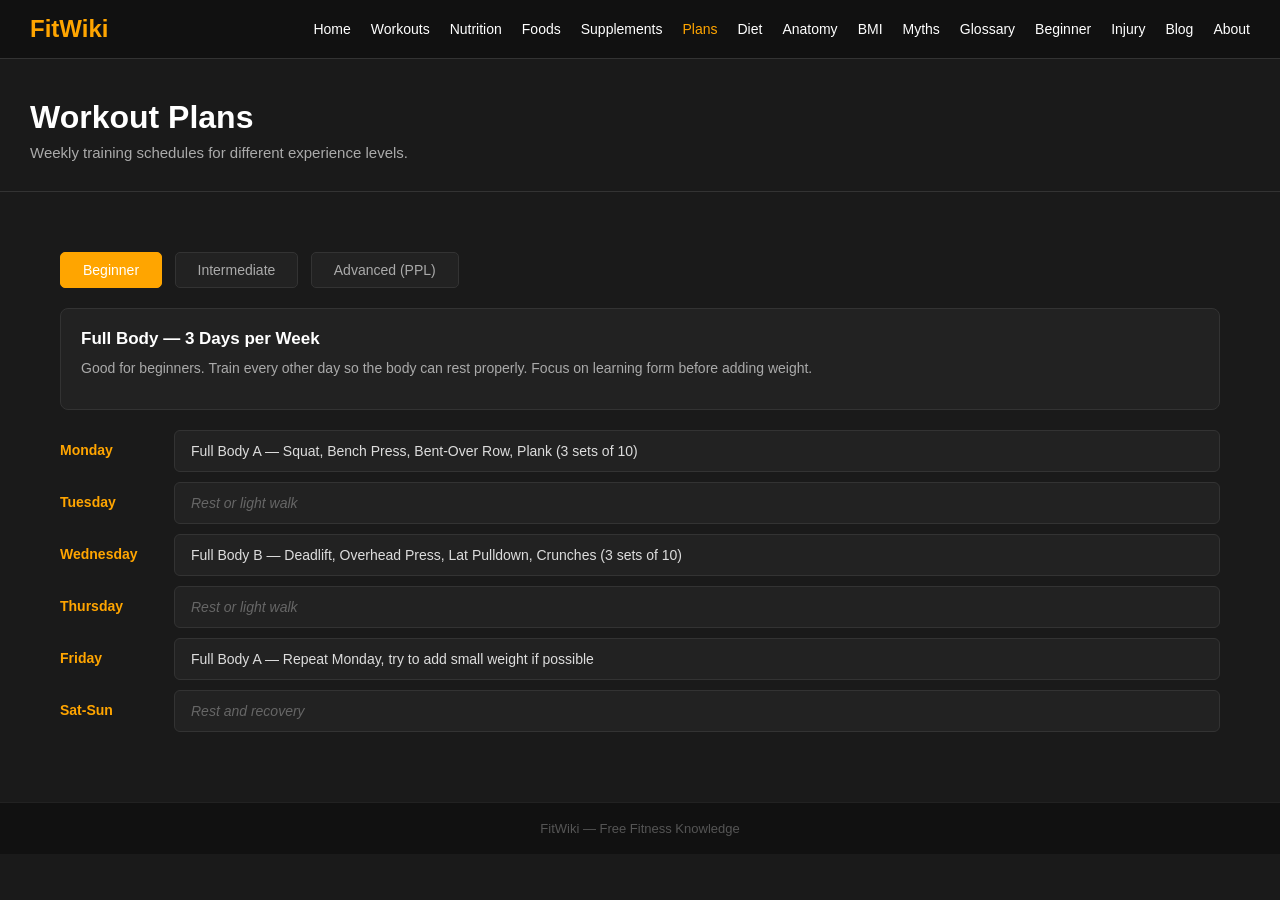
<file: plans.html>
<!DOCTYPE html>
<html lang="en">
<head>
    <meta charset="UTF-8">
    <title>Workout Plans - FitWiki</title>
    <link rel="stylesheet" href="style.css">
    <style>
        .plan { display: none; }
        .plan.active { display: block; }
        .day { display: flex; gap: 14px; margin-bottom: 10px; }
        .day-name { color: orange; font-weight: bold; min-width: 100px; font-size: 14px; padding-top: 12px; }
        .day-content { background: #222; border: 1px solid #333; border-radius: 6px; padding: 12px 16px; flex: 1; font-size: 14px; color: #ddd; }
        .rest { color: #666; font-style: italic; }
    </style>
</head>
<body>

    <nav id="navbar"></nav>

    <header>
        <h1>Workout Plans</h1>
        <p>Weekly training schedules for different experience levels.</p>
    </header>

    <main>
        <section>
            <div>
                <button class="tab-btn active" onclick="show('beginner',this)">Beginner</button>
                <button class="tab-btn" onclick="show('intermediate',this)">Intermediate</button>
                <button class="tab-btn" onclick="show('advanced',this)">Advanced (PPL)</button>
            </div>

            <article class="plan active" id="beginner">
                <div class="card" style="margin-bottom:20px"><h3>Full Body — 3 Days per Week</h3><p>Good for beginners. Train every other day so the body can rest properly. Focus on learning form before adding weight.</p></div>
                <div class="day"><div class="day-name">Monday</div><div class="day-content">Full Body A — Squat, Bench Press, Bent-Over Row, Plank (3 sets of 10)</div></div>
                <div class="day"><div class="day-name">Tuesday</div><div class="day-content rest">Rest or light walk</div></div>
                <div class="day"><div class="day-name">Wednesday</div><div class="day-content">Full Body B — Deadlift, Overhead Press, Lat Pulldown, Crunches (3 sets of 10)</div></div>
                <div class="day"><div class="day-name">Thursday</div><div class="day-content rest">Rest or light walk</div></div>
                <div class="day"><div class="day-name">Friday</div><div class="day-content">Full Body A — Repeat Monday, try to add small weight if possible</div></div>
                <div class="day"><div class="day-name">Sat-Sun</div><div class="day-content rest">Rest and recovery</div></div>
            </article>

            <article class="plan" id="intermediate">
                <div class="card" style="margin-bottom:20px"><h3>Upper Lower Split — 4 Days per Week</h3><p>Trains each muscle group twice a week. Good after 2 to 3 months of beginner training.</p></div>
                <div class="day"><div class="day-name">Monday</div><div class="day-content">Upper A — Bench Press, Row, Overhead Press, Bicep Curl, Tricep Dip (4x8)</div></div>
                <div class="day"><div class="day-name">Tuesday</div><div class="day-content">Lower A — Squat, Romanian Deadlift, Leg Press, Calf Raise, Plank (4x8)</div></div>
                <div class="day"><div class="day-name">Wednesday</div><div class="day-content rest">Rest or light cardio</div></div>
                <div class="day"><div class="day-name">Thursday</div><div class="day-content">Upper B — Incline Press, Pull-Ups, Lateral Raise, Hammer Curl (4x10)</div></div>
                <div class="day"><div class="day-name">Friday</div><div class="day-content">Lower B — Deadlift, Leg Curl, Lunges, Ab Circuit (4x10)</div></div>
                <div class="day"><div class="day-name">Sat-Sun</div><div class="day-content rest">Rest and recovery</div></div>
            </article>

            <article class="plan" id="advanced">
                <div class="card" style="margin-bottom:20px"><h3>Push Pull Legs — 6 Days per Week</h3><p>Popular program for experienced lifters. Each muscle group is trained twice per week.</p></div>
                <div class="day"><div class="day-name">Monday</div><div class="day-content">Push — Bench Press, Incline Press, Overhead Press, Lateral Raise, Tricep Pushdown</div></div>
                <div class="day"><div class="day-name">Tuesday</div><div class="day-content">Pull — Deadlift, Pull-Ups, Seated Row, Face Pull, Bicep Curl</div></div>
                <div class="day"><div class="day-name">Wednesday</div><div class="day-content">Legs — Squat, Leg Press, Romanian Deadlift, Leg Curl, Calf Raise, Abs</div></div>
                <div class="day"><div class="day-name">Thursday</div><div class="day-content">Push — Repeat with heavier weight or different variations</div></div>
                <div class="day"><div class="day-name">Friday</div><div class="day-content">Pull — Repeat with heavier weight or different variations</div></div>
                <div class="day"><div class="day-name">Saturday</div><div class="day-content">Legs — Repeat with heavier weight or different variations</div></div>
                <div class="day"><div class="day-name">Sunday</div><div class="day-content rest">Rest and recovery</div></div>
            </article>
        </section>
    </main>

    <footer>
        <p>FitWiki &mdash; Free Fitness Knowledge</p>
    </footer>

    <script src="nav.js"></script>
    <script>
        renderNav('plans');
        function show(id, btn) {
            document.querySelectorAll('.plan').forEach(p => p.classList.remove('active'));
            document.querySelectorAll('.tab-btn').forEach(b => b.classList.remove('active'));
            document.getElementById(id).classList.add('active');
            btn.classList.add('active');
        }
    </script>
</body>
</html>
</file>
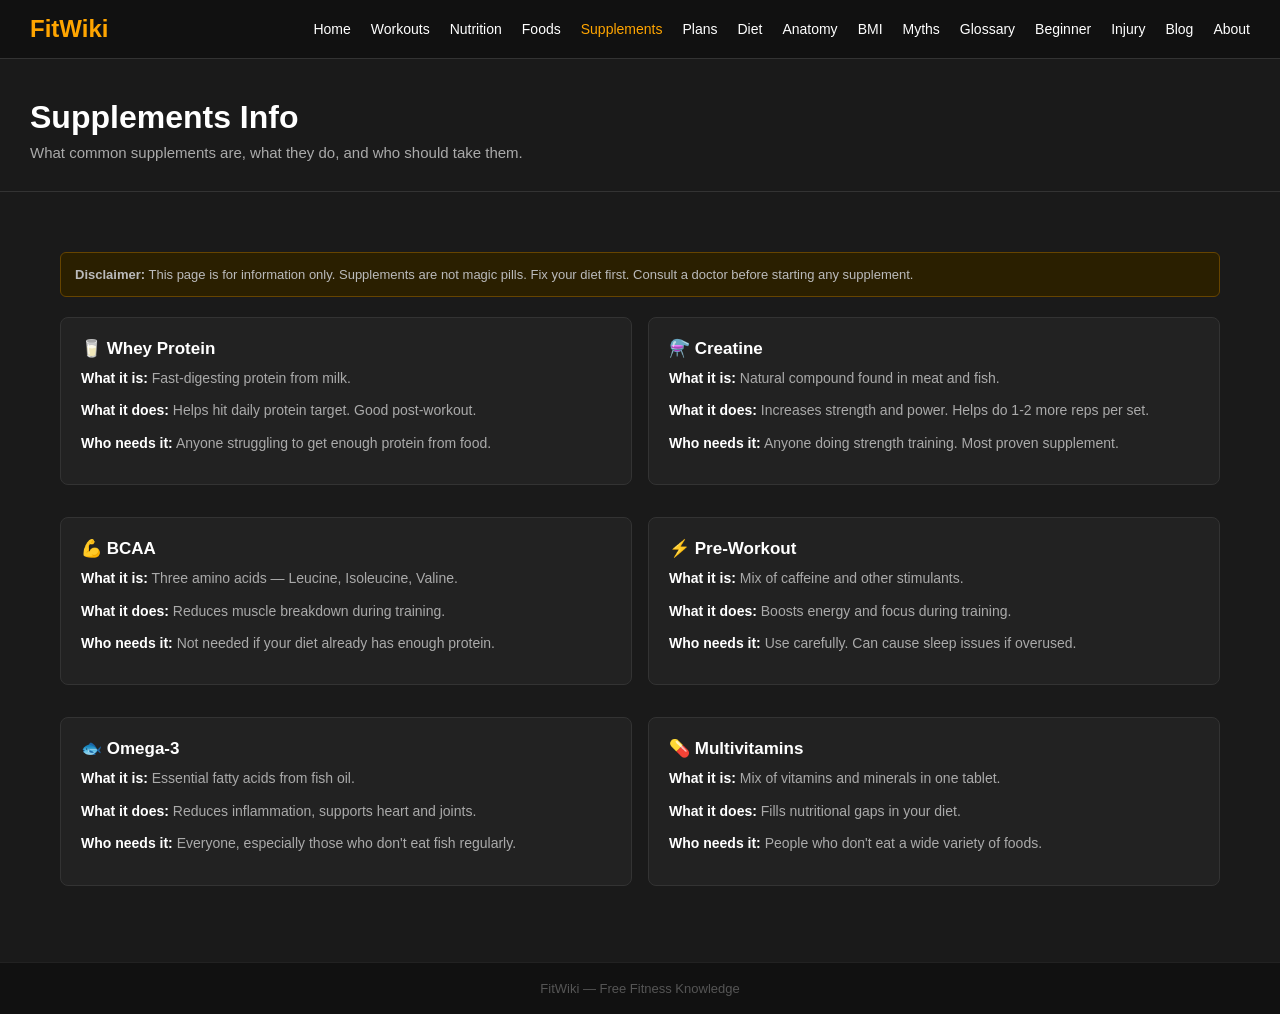
<file: supplements.html>
<!DOCTYPE html>
<html lang="en">
<head>
    <meta charset="UTF-8">
    <title>Supplements - FitWiki</title>
    <link rel="stylesheet" href="style.css">
</head>
<body>

    <nav id="navbar"></nav>

    <header>
        <h1>Supplements Info</h1>
        <p>What common supplements are, what they do, and who should take them.</p>
    </header>

    <main>
        <section>
            <p class="disclaimer"><strong>Disclaimer:</strong> This page is for information only. Supplements are not magic pills. Fix your diet first. Consult a doctor before starting any supplement.</p>
            <div class="grid-2">
                <article class="card"><h3>🥛 Whey Protein</h3><p><strong style="color:white">What it is:</strong> Fast-digesting protein from milk.</p><p><strong style="color:white">What it does:</strong> Helps hit daily protein target. Good post-workout.</p><p><strong style="color:white">Who needs it:</strong> Anyone struggling to get enough protein from food.</p></article>
                <article class="card"><h3>⚗️ Creatine</h3><p><strong style="color:white">What it is:</strong> Natural compound found in meat and fish.</p><p><strong style="color:white">What it does:</strong> Increases strength and power. Helps do 1-2 more reps per set.</p><p><strong style="color:white">Who needs it:</strong> Anyone doing strength training. Most proven supplement.</p></article>
                <article class="card"><h3>💪 BCAA</h3><p><strong style="color:white">What it is:</strong> Three amino acids — Leucine, Isoleucine, Valine.</p><p><strong style="color:white">What it does:</strong> Reduces muscle breakdown during training.</p><p><strong style="color:white">Who needs it:</strong> Not needed if your diet already has enough protein.</p></article>
                <article class="card"><h3>⚡ Pre-Workout</h3><p><strong style="color:white">What it is:</strong> Mix of caffeine and other stimulants.</p><p><strong style="color:white">What it does:</strong> Boosts energy and focus during training.</p><p><strong style="color:white">Who needs it:</strong> Use carefully. Can cause sleep issues if overused.</p></article>
                <article class="card"><h3>🐟 Omega-3</h3><p><strong style="color:white">What it is:</strong> Essential fatty acids from fish oil.</p><p><strong style="color:white">What it does:</strong> Reduces inflammation, supports heart and joints.</p><p><strong style="color:white">Who needs it:</strong> Everyone, especially those who don't eat fish regularly.</p></article>
                <article class="card"><h3>💊 Multivitamins</h3><p><strong style="color:white">What it is:</strong> Mix of vitamins and minerals in one tablet.</p><p><strong style="color:white">What it does:</strong> Fills nutritional gaps in your diet.</p><p><strong style="color:white">Who needs it:</strong> People who don't eat a wide variety of foods.</p></article>
            </div>
        </section>
    </main>

    <footer>
        <p>FitWiki &mdash; Free Fitness Knowledge</p>
    </footer>

    <script src="nav.js"></script>
    <script>renderNav('supplements')</script>
</body>
</html>
</file>
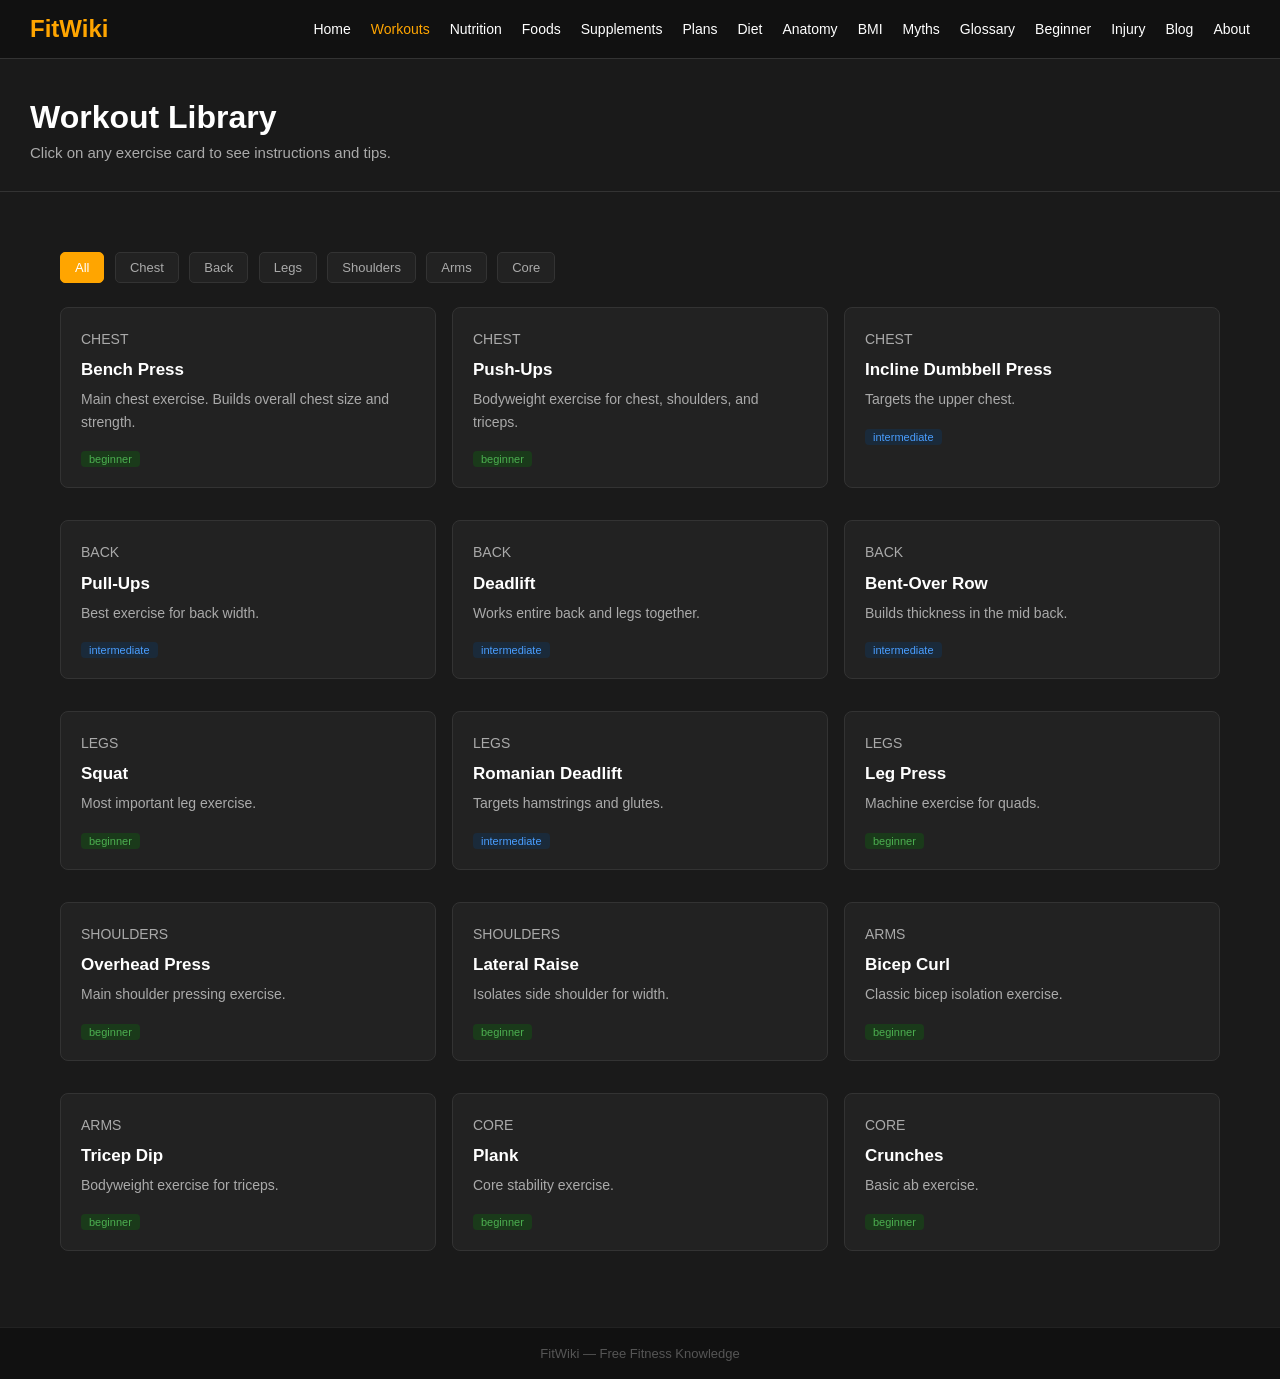
<file: workouts.html>
<!DOCTYPE html>
<html lang="en">
<head>
    <meta charset="UTF-8">
    <title>Workout Library - FitWiki</title>
    <link rel="stylesheet" href="style.css">
    <style>
        .muscle-tag { color: orange; font-size: 12px; }
        .badge { display: inline-block; padding: 2px 8px; border-radius: 4px; font-size: 11px; margin-top: 8px; }
        .beginner { background-color: #1a3a1a; color: #4caf50; }
        .intermediate { background-color: #1a2a3a; color: #4a9eff; }
        .card { cursor: pointer; }
        dialog {
            background: #222;
            border: 1px solid #444;
            border-radius: 8px;
            padding: 30px;
            max-width: 580px;
            width: 90%;
            color: white;
        }
        dialog::backdrop { background: rgba(0,0,0,0.8); }
        dialog h2 { font-size: 24px; margin-bottom: 10px; }
        dialog p { color: #aaa; font-size: 14px; line-height: 1.7; margin-bottom: 10px; }
        dialog ol, dialog ul { padding-left: 18px; color: #aaa; font-size: 14px; line-height: 2; }
        dialog .close-btn { float: right; background: none; border: none; color: #aaa; font-size: 20px; cursor: pointer; }
        .label { color: orange; font-size: 12px; margin-top: 14px; margin-bottom: 4px; }
    </style>
</head>
<body>

    <nav id="navbar"></nav>

    <header>
        <h1>Workout Library</h1>
        <p>Click on any exercise card to see instructions and tips.</p>
    </header>

    <main>
        <section>
            <div style="margin-bottom: 16px;">
                <button class="filter-btn active" onclick="filterEx('all',this)">All</button>
                <button class="filter-btn" onclick="filterEx('chest',this)">Chest</button>
                <button class="filter-btn" onclick="filterEx('back',this)">Back</button>
                <button class="filter-btn" onclick="filterEx('legs',this)">Legs</button>
                <button class="filter-btn" onclick="filterEx('shoulders',this)">Shoulders</button>
                <button class="filter-btn" onclick="filterEx('arms',this)">Arms</button>
                <button class="filter-btn" onclick="filterEx('core',this)">Core</button>
            </div>
            <div class="grid-3" id="ex-grid"></div>
        </section>
    </main>

    <!-- HTML5 dialog element instead of custom modal div -->
    <dialog id="ex-dialog">
        <button class="close-btn" onclick="document.getElementById('ex-dialog').close()">✕</button>
        <div id="dialog-content"></div>
    </dialog>

    <footer>
        <p>FitWiki &mdash; Free Fitness Knowledge</p>
    </footer>

    <script src="nav.js"></script>
    <script>
        renderNav('workouts');

        const exercises = [
            {name:'Bench Press',muscle:'chest',level:'beginner',desc:'Main chest exercise. Builds overall chest size and strength.',steps:['Lie flat on bench','Grip bar slightly wider than shoulders','Lower bar to chest slowly','Press up until arms are straight'],mistakes:['Flaring elbows too wide','Bouncing bar off chest','Not keeping feet flat']},
            {name:'Push-Ups',muscle:'chest',level:'beginner',desc:'Bodyweight exercise for chest, shoulders, and triceps.',steps:['Start in plank position','Lower chest to the ground','Keep body straight throughout','Push back up to start'],mistakes:['Hips sagging down','Elbows flaring out','Not going full range']},
            {name:'Incline Dumbbell Press',muscle:'chest',level:'intermediate',desc:'Targets the upper chest.',steps:['Set bench to 30-45 degrees','Press dumbbells from shoulder level','Squeeze chest at the top','Lower slowly with control'],mistakes:['Too steep angle','Uneven pressing','Rushing the movement']},
            {name:'Pull-Ups',muscle:'back',level:'intermediate',desc:'Best exercise for back width.',steps:['Hang from bar at shoulder width','Pull chest up to the bar','Squeeze back at the top','Lower fully before next rep'],mistakes:['Not fully extending at bottom','Swinging body','Doing partial reps']},
            {name:'Deadlift',muscle:'back',level:'intermediate',desc:'Works entire back and legs together.',steps:['Stand with feet hip-width apart','Bend and grip the bar','Keep back straight throughout','Stand up by pushing through heels'],mistakes:['Rounding lower back','Bar drifting forward','Looking up too much']},
            {name:'Bent-Over Row',muscle:'back',level:'intermediate',desc:'Builds thickness in the mid back.',steps:['Bend forward at 45 degrees','Pull bar to lower chest','Squeeze shoulder blades together','Lower with control'],mistakes:['Standing too upright','Using momentum','Not squeezing at top']},
            {name:'Squat',muscle:'legs',level:'beginner',desc:'Most important leg exercise.',steps:['Feet shoulder-width apart','Bar rests on upper traps','Squat down to parallel','Drive through heels to stand'],mistakes:['Knees caving inward','Heels coming up','Leaning too far forward']},
            {name:'Romanian Deadlift',muscle:'legs',level:'intermediate',desc:'Targets hamstrings and glutes.',steps:['Stand with bar at hip height','Push hips back as you lower bar','Feel stretch in hamstrings','Return to standing position'],mistakes:['Rounding the back','Bending knees too much','Going too fast']},
            {name:'Leg Press',muscle:'legs',level:'beginner',desc:'Machine exercise for quads.',steps:['Sit in the machine','Place feet shoulder-width on platform','Lower to 90 degrees','Push platform back up'],mistakes:['Locking knees at top','Lifting lower back off seat','Feet too narrow']},
            {name:'Overhead Press',muscle:'shoulders',level:'beginner',desc:'Main shoulder pressing exercise.',steps:['Hold bar at shoulder width','Press directly overhead','Lock out arms at top','Lower back to chin level'],mistakes:['Pressing forward not up','Arching lower back','Grip too wide']},
            {name:'Lateral Raise',muscle:'shoulders',level:'beginner',desc:'Isolates side shoulder for width.',steps:['Hold dumbbells at sides','Raise arms to shoulder height','Slight bend in elbows','Lower slowly'],mistakes:['Using too heavy weight','Shrugging shoulders','Swinging the weight']},
            {name:'Bicep Curl',muscle:'arms',level:'beginner',desc:'Classic bicep isolation exercise.',steps:['Stand holding dumbbells','Keep elbows fixed at sides','Curl up to shoulder height','Lower slowly'],mistakes:['Swinging torso','Moving elbows forward','Rushing the rep']},
            {name:'Tricep Dip',muscle:'arms',level:'beginner',desc:'Bodyweight exercise for triceps.',steps:['Grip parallel bars','Lower until elbows reach 90 degrees','Push back up to start','Keep torso slightly forward'],mistakes:['Too much forward lean','Partial range of motion','Flaring elbows out']},
            {name:'Plank',muscle:'core',level:'beginner',desc:'Core stability exercise.',steps:['Rest on forearms and toes','Body in a straight line','Hold the position','Breathe normally throughout'],mistakes:['Hips too high','Hips sagging','Holding breath']},
            {name:'Crunches',muscle:'core',level:'beginner',desc:'Basic ab exercise.',steps:['Lie on back with knees bent','Hands behind head lightly','Curl shoulders up off ground','Lower back down slowly'],mistakes:['Pulling on neck','Using momentum','Not breathing properly']},
        ];

        function renderGrid(arr) {
            document.getElementById('ex-grid').innerHTML = arr.map((e, i) => `
                <article class="card" onclick="showDetail(${exercises.indexOf(e)})">
                    <p class="muscle-tag">${e.muscle.toUpperCase()}</p>
                    <h3 style="margin-top:6px">${e.name}</h3>
                    <p>${e.desc}</p>
                    <span class="badge ${e.level}">${e.level}</span>
                </article>`).join('');
        }

        function filterEx(muscle, btn) {
            document.querySelectorAll('.filter-btn').forEach(b => b.classList.remove('active'));
            btn.classList.add('active');
            renderGrid(muscle === 'all' ? exercises : exercises.filter(e => e.muscle === muscle));
        }

        function showDetail(i) {
            const e = exercises[i];
            document.getElementById('dialog-content').innerHTML = `
                <p class="muscle-tag">${e.muscle.toUpperCase()}</p>
                <h2>${e.name}</h2>
                <span class="badge ${e.level}">${e.level}</span>
                <p style="margin-top:14px">${e.desc}</p>
                <p class="label">HOW TO DO IT</p>
                <ol>${e.steps.map(s => `<li>${s}</li>`).join('')}</ol>
                <p class="label">COMMON MISTAKES</p>
                <ul>${e.mistakes.map(m => `<li>${m}</li>`).join('')}</ul>`;
            document.getElementById('ex-dialog').showModal();
        }

        renderGrid(exercises);
    </script>
</body>
</html>
</file>
<file: style.css>
* {
    margin: 0;
    padding: 0;
    box-sizing: border-box;
}

body {
    background-color: #1a1a1a;
    color: white;
    font-family: Arial, sans-serif;
}

/* ── NAV ── */
nav {
    background-color: #111;
    padding: 15px 30px;
    display: flex;
    justify-content: space-between;
    align-items: center;
    border-bottom: 1px solid #333;
}

nav .logo {
    color: orange;
    font-size: 24px;
    font-weight: bold;
    text-decoration: none;
}

nav ul {
    list-style: none;
    display: flex;
    gap: 20px;
    flex-wrap: wrap;
}

nav ul a {
    color: white;
    text-decoration: none;
    font-size: 14px;
}

nav ul a:hover { color: orange; }
nav ul a.active { color: orange; }

/* ── HEADER ── */
header {
    padding: 40px 30px 30px;
    border-bottom: 1px solid #333;
}

header h1 {
    font-size: 32px;
    margin-bottom: 8px;
}

header p {
    color: #aaa;
    font-size: 15px;
}

/* ── MAIN / SECTION ── */
main {
    padding: 30px;
}

section {
    padding: 30px;
}

h2.section-title {
    font-size: 22px;
    margin-bottom: 20px;
    color: orange;
}

/* ── ARTICLE ── */
article h2 {
    font-size: 20px;
    color: orange;
    margin: 36px 0 10px;
}

article h2:first-child { margin-top: 0; }

article p {
    color: #aaa;
    font-size: 14px;
    line-height: 1.8;
    margin-bottom: 10px;
}

article ul, article ol {
    padding-left: 18px;
    color: #aaa;
    font-size: 14px;
    line-height: 2;
    margin-bottom: 10px;
}

/* ── CARDS ── */
.card {
    background-color: #222;
    border: 1px solid #333;
    border-radius: 8px;
    padding: 20px;
    margin-bottom: 16px;
}

.card h3 { font-size: 17px; margin-bottom: 8px; }
.card p { color: #aaa; font-size: 14px; line-height: 1.6; }

/* ── GRIDS ── */
.grid-3 { display: grid; grid-template-columns: repeat(3,1fr); gap: 16px; }
.grid-2 { display: grid; grid-template-columns: repeat(2,1fr); gap: 16px; }

/* ── BUTTONS ── */
.btn {
    padding: 10px 20px;
    background-color: orange;
    color: white;
    border: none;
    border-radius: 5px;
    cursor: pointer;
    font-size: 14px;
    font-family: Arial, sans-serif;
}
.btn:hover { background-color: #cc8800; }

.filter-btn {
    padding: 7px 14px;
    background-color: #222;
    color: #aaa;
    border: 1px solid #333;
    border-radius: 5px;
    cursor: pointer;
    font-size: 13px;
    font-family: Arial, sans-serif;
    margin: 0 6px 8px 0;
}
.filter-btn.active, .filter-btn:hover {
    background-color: orange;
    color: white;
    border-color: orange;
}

.tab-btn {
    padding: 9px 22px;
    background-color: #222;
    color: #aaa;
    border: 1px solid #333;
    border-radius: 5px;
    cursor: pointer;
    font-size: 14px;
    font-family: Arial, sans-serif;
    margin-right: 8px;
    margin-bottom: 20px;
}
.tab-btn.active { background-color: orange; color: white; border-color: orange; }

/* ── TABLE ── */
table { width: 100%; border-collapse: collapse; }
th { background-color: #111; color: orange; padding: 12px; text-align: left; font-size: 13px; }
td { padding: 11px 12px; border-bottom: 1px solid #2a2a2a; font-size: 14px; color: #ddd; }

/* ── FORM ── */
.form-group { margin-bottom: 16px; }

label {
    display: block;
    font-size: 13px;
    color: #aaa;
    margin-bottom: 5px;
}

input, textarea, select {
    width: 100%;
    padding: 10px;
    background-color: #222;
    border: 1px solid #333;
    border-radius: 5px;
    color: white;
    font-size: 14px;
    font-family: Arial, sans-serif;
}

textarea { height: 110px; resize: vertical; }

/* ── DISCLAIMER ── */
.disclaimer {
    background-color: #2a1f00;
    border: 1px solid #664400;
    border-radius: 6px;
    padding: 14px;
    font-size: 13px;
    color: #bbb;
    margin-bottom: 20px;
}

/* ── FOOTER ── */
footer {
    background-color: #111;
    padding: 18px 30px;
    text-align: center;
    color: #555;
    font-size: 13px;
    border-top: 1px solid #222;
}
</file>
